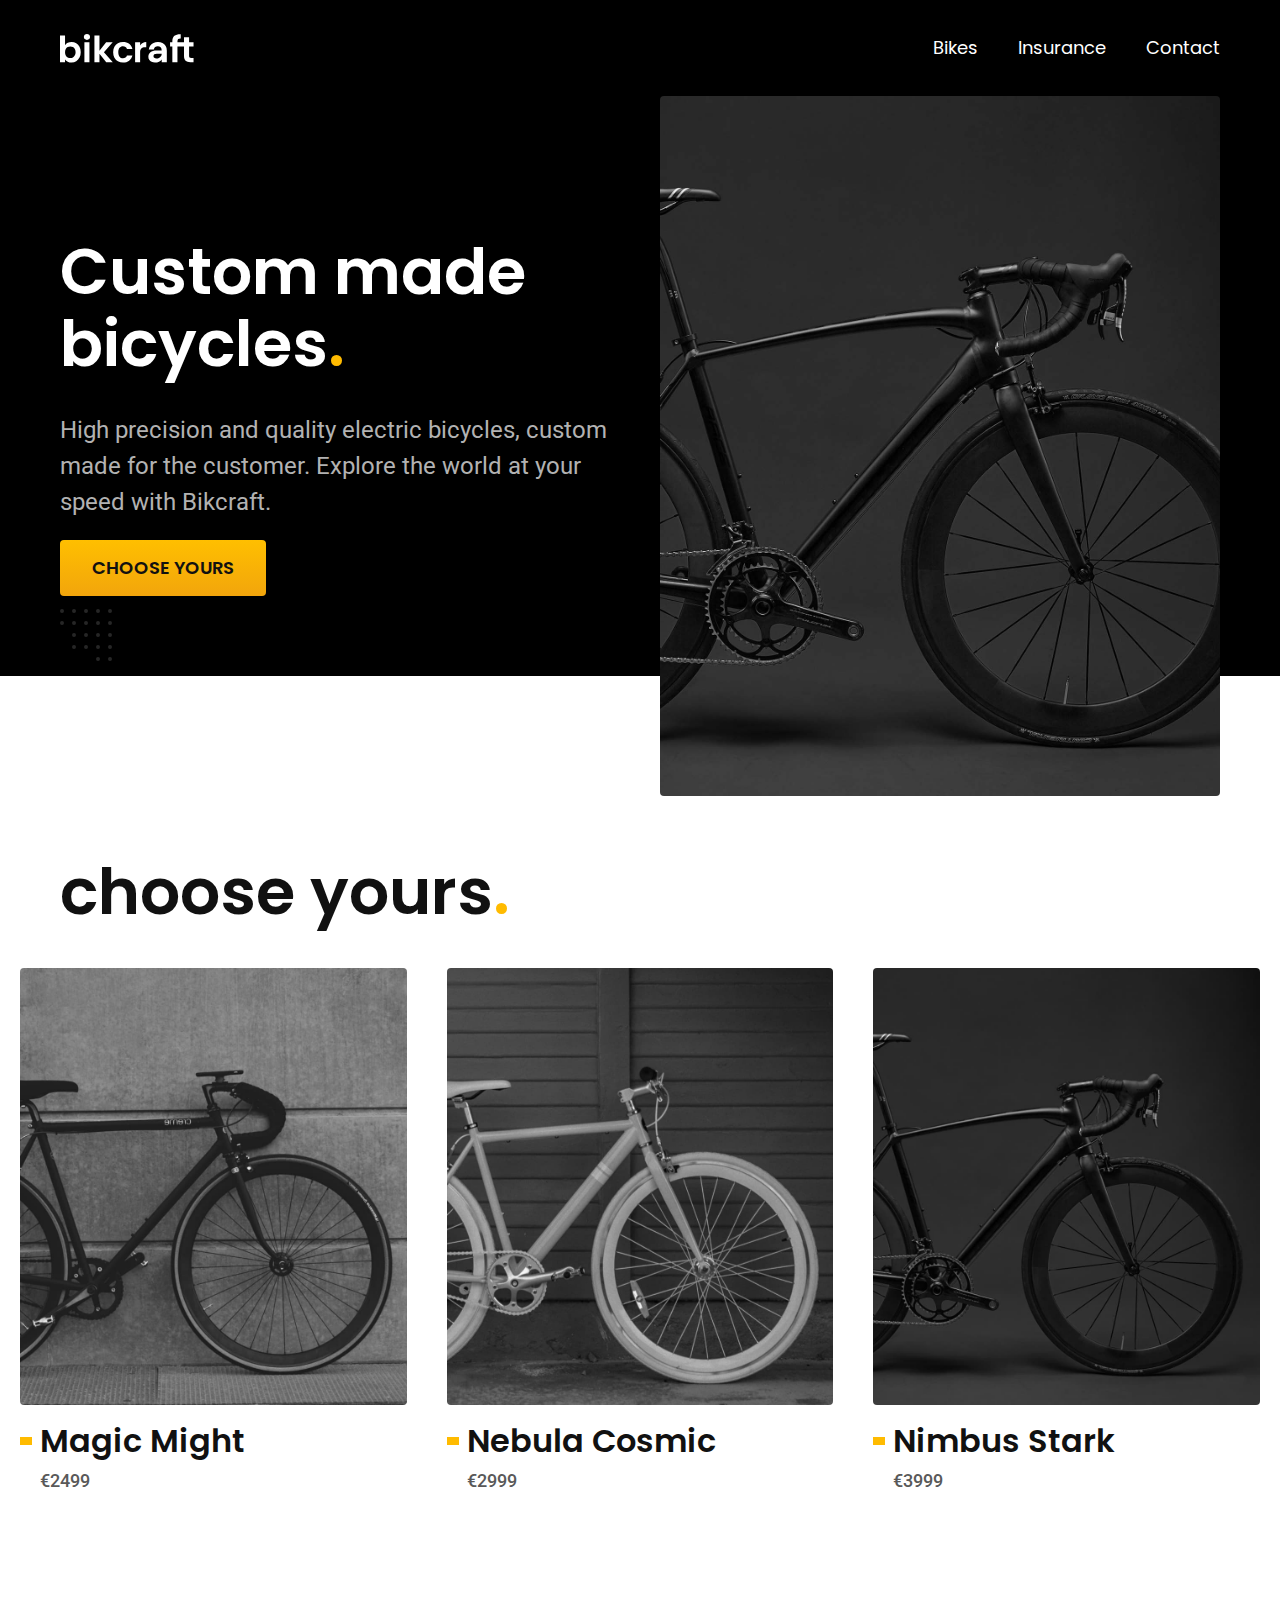
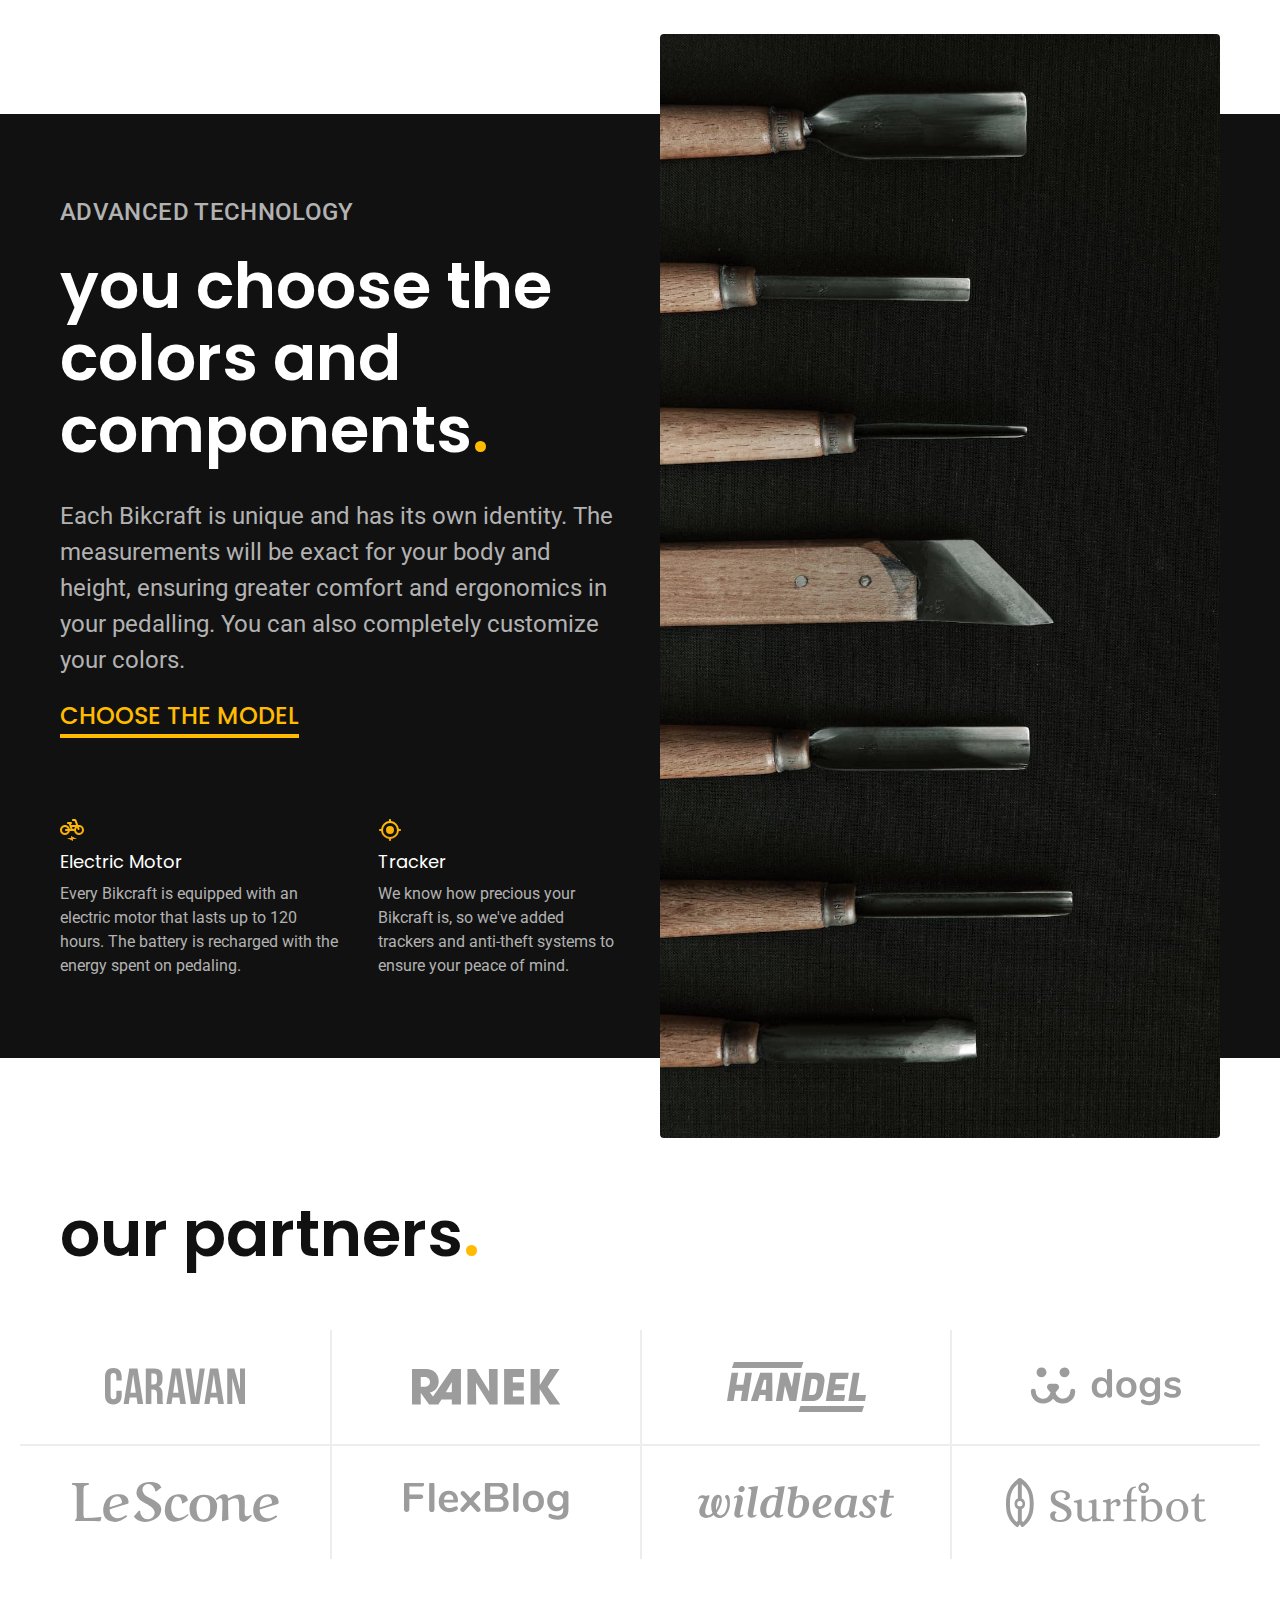
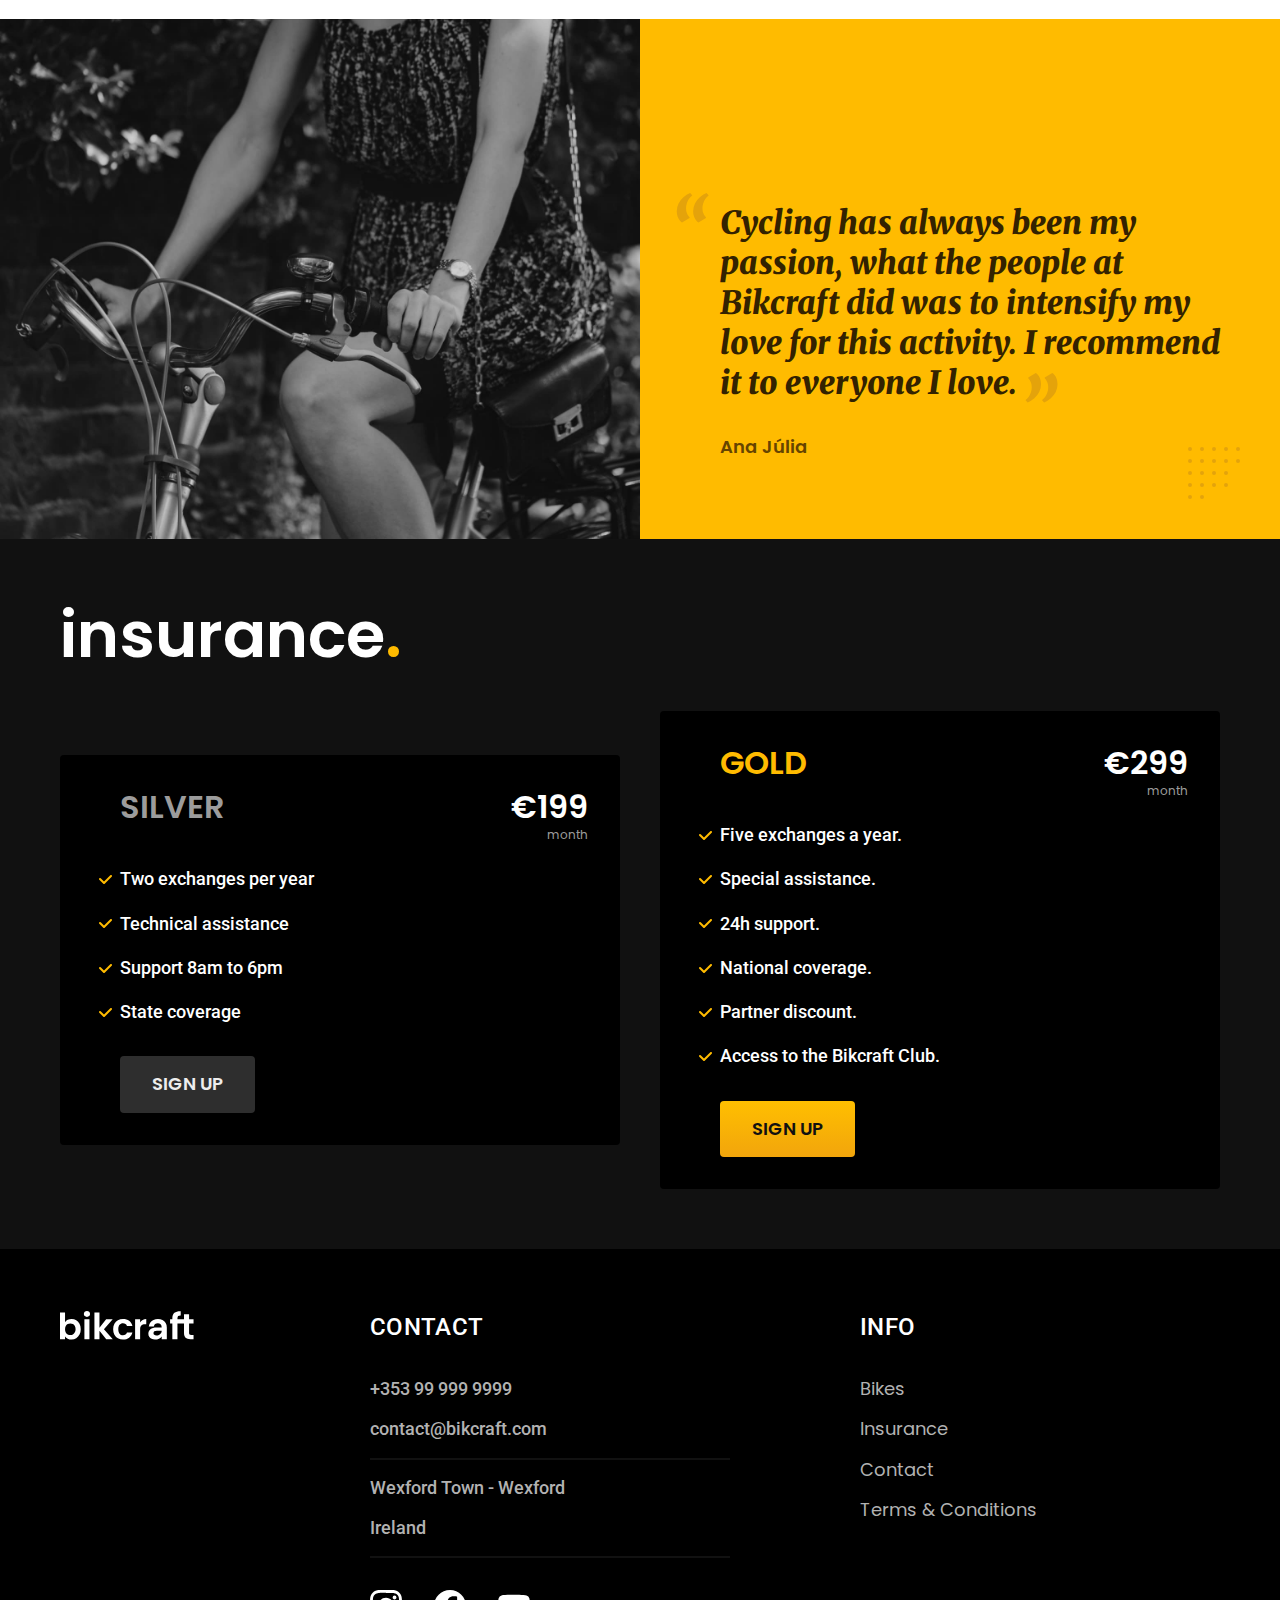
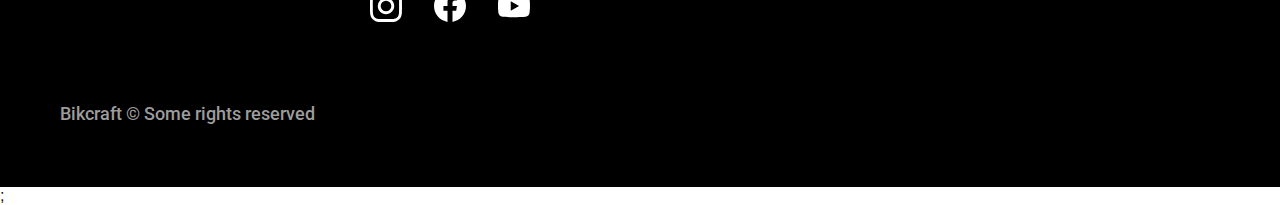
<file: index.html>
<!DOCTYPE html>
<html lang="en">

<head>
  <meta charset="UTF-8">
  <meta http-equiv="X-UA-Compatible" content="IE=edge">
  <meta name="viewport" content="width=device-width, initial-scale=1.0">
  <meta name="description" content="High precision and quality electric bicycles, custom made for the customer. Explore the world at your speed with Bikcraft.">

  <title>Bikcraft - Electric Bikes</title>

  <link rel="icon" href="./favicon.svg" type="image/svg+xml">
  <link rel="preload" href="./css/style.min.css" as="style">
  <link rel="stylesheet" href="./css/style.min.css">

  <script>document.documentElement.classList.add('js')</script>

</head>

<body>

  <!-------------------- HEADER -------------------->

  <header class=" header-bg">
    <div class="header container">
      <a href="./">
        <img src="./img/bikcraft.svg" width="136" height="32" alt="Bikcraft">
      </a>

      <nav aria-label="primary">
        <ul class="header-menu font-1-m color-0">
          <li><a href="./bikes.html">Bikes</a></li>
          <li><a href="./insurance.html">Insurance</a></li>
          <li><a href="./contact.html">Contact</a></li>
        </ul>
      </nav>
    </div>
  </header>

  <!-------------------- INTRO -------------------->

  <main class="intro-bg">
    <div class="intro container">
      <div class="intro-content">
        <h1 class="font-1-xxl color-0 fadeInDown" data-anime="200">Custom made bicycles<span class="color-p1">.</span></h1>
        <p class="font-2-l color-5 fadeInDown" data-anime="400">High precision and quality electric bicycles, custom made for the customer. Explore the world at your speed with Bikcraft.</p>
        <a href="./bikes.html" class="button fadeInDown" data-anime="600">Choose yours</a>
      </div>
      <picture data-anime="800" class="fadeInRight">
        <source media="(max-width: 800px)" srcset="./img/bicicletas/nimbus.jpg">
        <img src="./img/fotos/introducao.jpg" width="1280" height="1600" alt="Black Electric Bicycles">
      </picture>
    </div>
  </main>

  <!-------------------- BIKES LIST -------------------->

  <article class="bikes-list">
    <h2 class="font-1-xxl container">choose yours<span class="color-p1">.</span></h2>
    <ul>
      <li>
        <a href="./bikes/magic.html">
          <img src="./img/bicicletas/magic-home.jpg" width="920" height="1040" alt="Black bike">
          <h3 class="font-1-xl">Magic Might</h3>
          <span class="font-2-m color-8">€2499</span>
        </a>
      </li>
      <li>
        <a href="./bikes/nebula.html">
          <img src="./img/bicicletas/nebula-home.jpg" width="920" height="1040" alt="Black bike">
          <h3 class="font-1-xl">Nebula Cosmic</h3>
          <span class="font-2-m color-8">€2999</span>
        </a>
      </li>
      <li>
        <a href="./bikes/nimbus.html">
          <img src="./img/bicicletas/nimbus-home.jpg" width="920" height="1040" alt="Black bike">
          <h3 class="font-1-xl">Nimbus Stark</h3>
          <span class="font-2-m color-8">€3999</span>
        </a>
      </li>
    </ul>
  </article>

  <!-------------------- TECHNOLOGIES -------------------->

  <article class="technology-bg">
    <div class="technology container">
      <div class="technology-content">
        <span class="font-2-l-b color-5">Advanced technology</span>
        <h2 class="font-1-xxl color-0">you choose the colors and components<span class="color-p1">.</span></h2>
        <p class="font-2-l color-5">Each Bikcraft is unique and has its own identity. The measurements will be exact for your body and height, ensuring greater comfort and ergonomics in your pedalling. You can also completely customize your colors.</p>
        <a class="link" href="./bikes.html">Choose the model</a>
        <div class="technology-benefit">
          <div>
            <img src="./img/icones/eletrica.svg" width="24" height="24" alt="">
            <h3 class="font-1-m color-0">Electric Motor</h3>
            <p class="font-2-s color-5">Every Bikcraft is equipped with an electric motor that lasts up to 120 hours. The battery is recharged with the energy spent on pedaling.</p>
          </div>
          <div>
            <img src="./img/icones/rastreador.svg" width="24" height="24" alt="">
            <h3 class="font-1-m color-0">Tracker</h3>
            <p class="font-2-s color-5">We know how precious your Bikcraft is, so we've added trackers and anti-theft systems to ensure your peace of mind.</p>
          </div>
        </div>
      </div>
      <div class="technology-img">
        <img src="./img/fotos/tecnologia.jpg" width="1200" height="1920" alt="">
      </div>
    </div>
  </article>

  <!-------------------- PARTNERS -------------------->

  <section class="partners" aria-label="our partners">
    <h2 class="container font-1-xxl">our partners<span class="color-p1">.</span></h2>

    <ul>
      <li><img src="./img/parceiros/caravan.svg" width="140" height="38" alt="caravan"></li>
      <li><img src="./img/parceiros/ranek.svg" width="149" height="36" alt="ranek"></li>
      <li><img src="./img/parceiros/handel.svg" width="139" height="50" alt="handel"></li>
      <li><img src="./img/parceiros/dogs.svg" width="152" height="39" alt="dogs"></li>
      <li><img src="./img/parceiros/lescone.svg" width="208" height="41" alt="lescone"></li>
      <li><img src="./img/parceiros/flexblog.svg" width="165" height="38" alt="flexblog"></li>
      <li><img src="./img/parceiros/wildbeast.svg" width="196" height="34" alt="wildbeast"></li>
      <li><img src="./img/parceiros/surfbot.svg" width="200" height="49" alt="surf"></li>
    </ul>
  </section>

  <!-------------------- TESTIMONY -------------------->

  <section class="testimony" aria-label="Testimony">
    <div>
      <img src="./img/fotos/depoimento.jpg" width="1560" height="1360" alt="Person riding a Bikcraft bicycle">
    </div>
    <div class="testimony-content">
      <blockquote class="font-1-xl color-p5">
        <p>Cycling has always been my passion, what the people at Bikcraft did was to intensify my love for this activity. I recommend it to everyone I love.</p>
      </blockquote>
      <span class="font-1-m-b color-p4">Ana Júlia</span>
    </div>
  </section>

  <!-------------------- INSURANCE -------------------->

  <article class="insurance-bg">
    <div class="insurance container">
      <h2 class="font-1-xxl color-0">insurance<span class="color-p1">.</span></h2>
      <div class="insurance-item">
        <h3 class="font-1-xl color-6">SILVER</h3>
        <span class="font-1-xl color-0">€199 <span class="font-1-xs color-6">month</span></span>
        <ul class="font-2-m color-0">
          <li>Two exchanges per year</li>
          <li>Technical assistance</li>
          <li>Support 8am to 6pm</li>
          <li>State coverage</li>
        </ul>
        <a class="button secondary" href="./budget.html">Sign up</a>
      </div>

      <div class="insurance-item">
        <h3 class="font-1-xl color-p1">GOLD</h3>
        <span class="font-1-xl color-0">€299 <span class="font-1-xs color-6">month</span></span>
        <ul class="font-2-m color-0">
          <li>Five exchanges a year.</li>
          <li>Special assistance.</li>
          <li>24h support.</li>
          <li>National coverage.</li>
          <li>Partner discount.</li>
          <li>Access to the Bikcraft Club.</li>
        </ul>
        <a class="button" href="./budget.html">Sign up</a>
      </div>
    </div>
  </article>

  <!-------------------- FOOTER -------------------->

  <footer class="footer-bg">
    <div class="footer container">
      <img src="./img/bikcraft.svg" width="136" height="32" alt="">
      <div class="footer-contact">
        <h3 class="font-2-l-b color-0">Contact</h3>
        <ul class="font-2-m color-5">
          <li><a href="tel:+353999999999">+353 99 999 9999</a></li>
          <li><a href="mailto:contact@bikcraft.com">contact@bikcraft.com</a></li>
          <li>Wexford Town - Wexford</li>
          <li>Ireland</li>
        </ul>
        <div class="footer-social">
          <a href="./">
            <img src="./img/redes/instagram.svg" width="32" height="32" alt="Instagram">
          </a>
          <a href="./">
            <img src="./img/redes/facebook.svg" width="32" height="32" alt="Facebook">
          </a>
          <a href="./">
            <img src="./img/redes/youtube.svg" width="32" height="32" alt="Youtube">
          </a>
        </div>
      </div>
      <div class="footer-info">
        <h3 class="font-2-l-b color-0">Info</h3>
        <nav>
          <ul class="font-1-m color-5">
            <li><a href="./bikes.html">Bikes</a></li>
            <li><a href="./insurance.html">Insurance</a></li>
            <li><a href="./contact.html">Contact</a></li>
            <li><a href="./terms.html">Terms & Conditions</a></li>
          </ul>
        </nav>
      </div>
      <p class="footer-copy font-2-m color-6">Bikcraft © Some rights reserved</p>
    </div>
  </footer>

  <script src="./js/plugins/simple-anime.js"></script>;
  <script src="./js/script.js"></script>
</body>

</html>
</file>
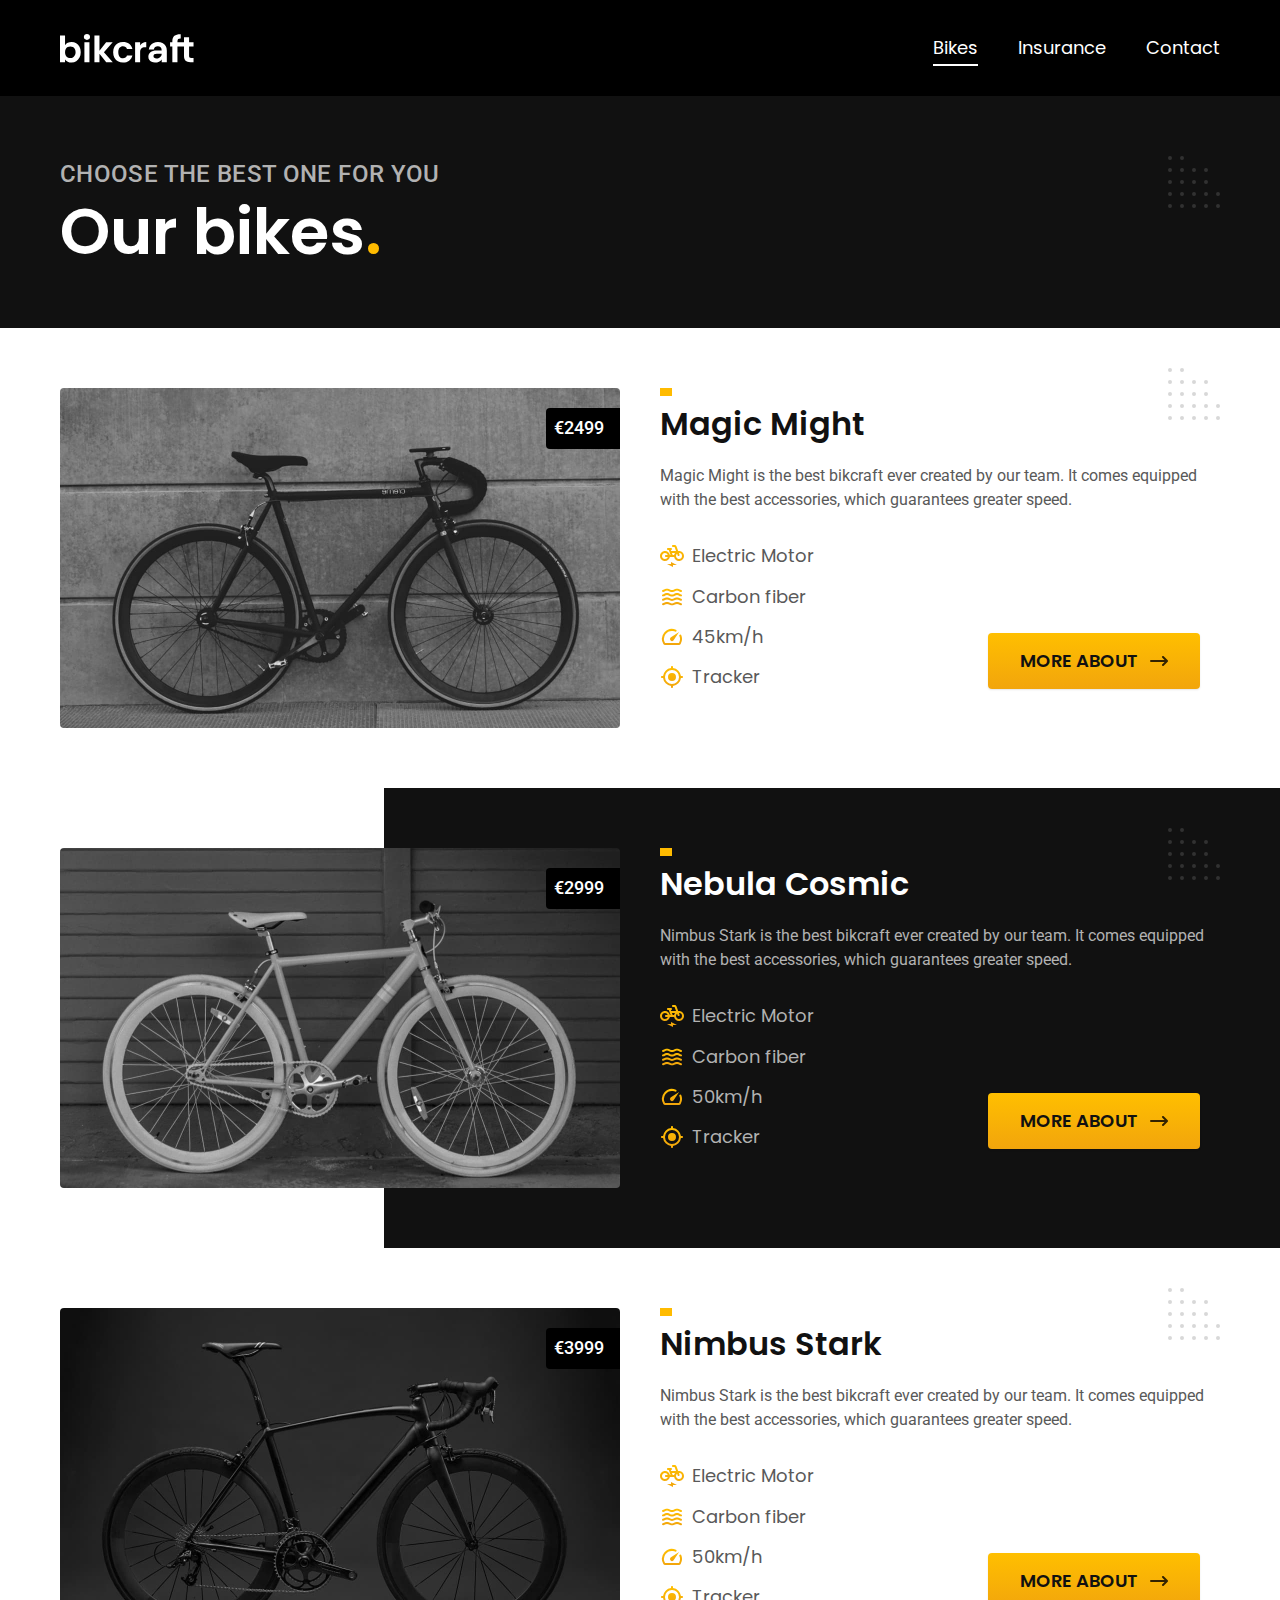
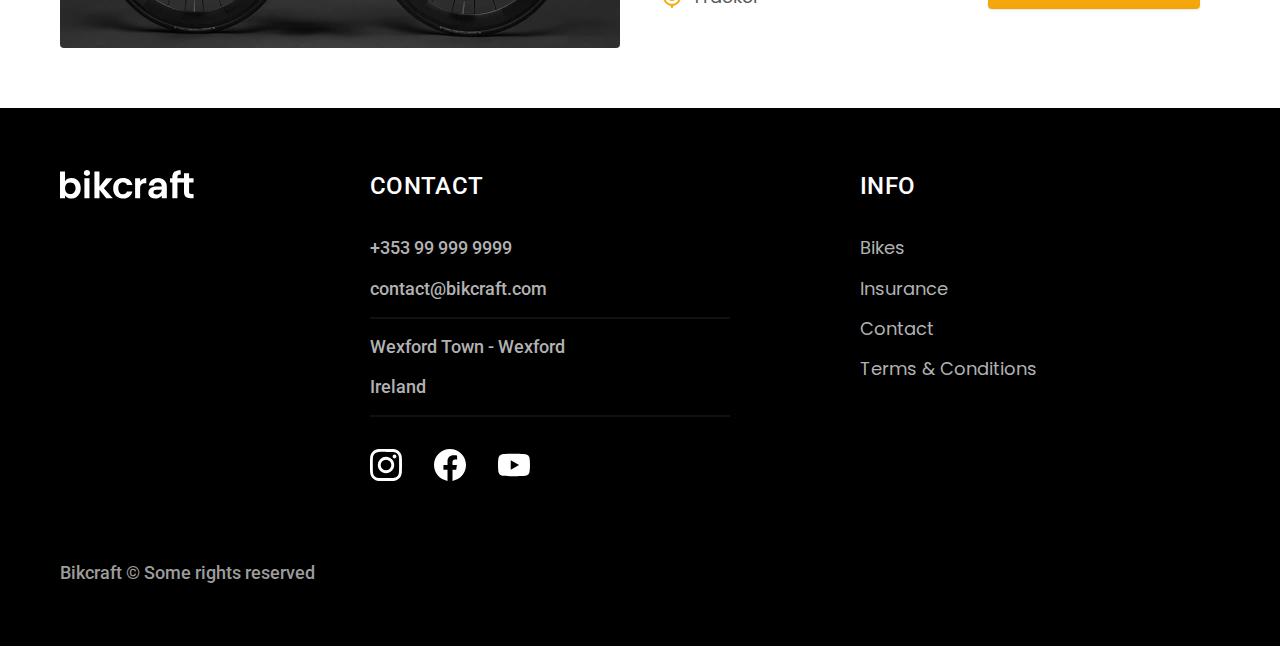
<file: bikes.html>
<!DOCTYPE html>
<html lang="en">

<head>
  <meta charset="UTF-8">
  <meta http-equiv="X-UA-Compatible" content="IE=edge">
  <meta name="viewport" content="width=device-width, initial-scale=1.0">
  <meta name="description" content="Terms & Conditions">

  <title>Bikes | Bikcraft</title>

  <link rel="icon" href="./favicon.svg" type="image/svg+xml">
  <link rel="preload" href="./css/style.min.css" as="style">
  <link rel="stylesheet" href="./css/style.min.css">

  <script>document.documentElement.classList.add('js')</script>

</head>

<body id="bikes">

  <!-------------------- HEADER -------------------->

  <header class="header-bg">
    <div class="header container">
      <a href="./">
        <img src="./img/bikcraft.svg" alt="Bikcraft">
      </a>

      <nav aria-label="primary">
        <ul class="header-menu font-1-m color-0">
          <li><a href="./bikes.html">Bikes</a></li>
          <li><a href="./insurance.html">Insurance</a></li>
          <li><a href="./contact.html">Contact</a></li>
        </ul>
      </nav>
    </div>
  </header>

  <!-------------------- BIKES -------------------->

  <main>
    <div class="title-bg">
      <div class="title container">
        <p class="font-2-l-b color-5">Choose the best one for you</p>
        <h1 class="font-1-xxl color-0">Our bikes<span class="color-p1">.</span></h1>
      </div>
    </div>

    <div class="bikes container">
      <div class="bikes-img">
        <img src="./img/bicicletas/magic.jpg" alt="Black bike">
        <span class="font-2-m color-0">€2499</span>
      </div>
      <div class="bikes-content">
        <h2 class="font-1-xl">Magic Might</h2>
        <p class="font-2-s color-8">Magic Might is the best bikcraft ever created by our team. It comes equipped with the best accessories, which guarantees greater speed.</p>
        <ul class="font-1-m color-8">
          <li>
            <img src="./img/icones/eletrica.svg" alt="">
            Electric Motor
          </li>
          <li>
            <img src="./img/icones/carbono.svg" alt="">
            Carbon fiber
          </li>
          <li>
            <img src="./img/icones/velocidade.svg" alt="">
            45km/h
          </li>
          <li>
            <img src="./img/icones/rastreador.svg" alt="">
            Tracker
          </li>
        </ul>
        <a class="button arrow" href="./bikes/magic.html">More about</a>
      </div>
    </div>

    <div class="bikes-bg">
      <div class="bikes container">
        <div class="bikes-img">
          <img src="./img/bicicletas/nebula.jpg" alt="Black bike">
          <span class="font-2-m color-0">€2999</span>
        </div>
        <div class="bikes-content">
          <h2 class="font-1-xl color-0">Nebula Cosmic</h2>
          <p class="font-2-s color-5">Nimbus Stark is the best bikcraft ever created by our team. It comes equipped with the best accessories, which guarantees greater speed.</p>
          <ul class="font-1-m color-5">
            <li>
              <img src="./img/icones/eletrica.svg" alt="">
              Electric Motor
            </li>
            <li>
              <img src="./img/icones/carbono.svg" alt="">
              Carbon fiber
            </li>
            <li>
              <img src="./img/icones/velocidade.svg" alt="">
              50km/h
            </li>
            <li>
              <img src="./img/icones/rastreador.svg" alt="">
              Tracker
            </li>
          </ul>
          <a class="button arrow" href="./bikes/nebula.html">More about</a>
        </div>
      </div>
    </div>


    <div class="bikes container">
      <div class="bikes-img">
        <img src="./img/bicicletas/nimbus.jpg" alt="Black bike">
        <span class="font-2-m color-0">€3999</span>
      </div>
      <div class="bikes-content">
        <h2 class="font-1-xl">Nimbus Stark</h2>
        <p class="font-2-s color-8">Nimbus Stark is the best bikcraft ever created by our team. It comes equipped with the best accessories, which guarantees greater speed.</p>
        <ul class="font-1-m color-8">
          <li>
            <img src="./img/icones/eletrica.svg" alt="">
            Electric Motor
          </li>
          <li>
            <img src="./img/icones/carbono.svg" alt="">
            Carbon fiber
          </li>
          <li>
            <img src="./img/icones/velocidade.svg" alt="">
            50km/h
          </li>
          <li>
            <img src="./img/icones/rastreador.svg" alt="">
            Tracker
          </li>
        </ul>
        <a class="button arrow" href="./bikes/nimbus.html">More about</a>
      </div>
    </div>
  </main>


  <!-------------------- FOOTER -------------------->

  <footer class="footer-bg">
    <div class="footer container">
      <img src="./img/bikcraft.svg" alt="">
      <div class="footer-contact">
        <h3 class="font-2-l-b color-0">Contact</h3>
        <ul class="font-2-m color-5">
          <li><a href="tel:+353999999999">+353 99 999 9999</a></li>
          <li><a href="mailto:contact@bikcraft.com">contact@bikcraft.com</a></li>
          <li>Wexford Town - Wexford</li>
          <li>Ireland</li>
        </ul>
        <div class="footer-social">
          <a href="./">
            <img src="./img/redes/instagram.svg" alt="Instagram">
          </a>
          <a href="./">
            <img src="./img/redes/facebook.svg" alt="Facebook">
          </a>
          <a href="./">
            <img src="./img/redes/youtube.svg" alt="Youtube">
          </a>
        </div>
      </div>
      <div class="footer-info">
        <h3 class="font-2-l-b color-0">Info</h3>
        <nav>
          <ul class="font-1-m color-5">
            <li><a href="./bikes.html">Bikes</a></li>
            <li><a href="./insurance.html">Insurance</a></li>
            <li><a href="./contact.html">Contact</a></li>
            <li><a href="./terms.html">Terms & Conditions</a></li>
          </ul>
        </nav>
      </div>
      <p class="footer-copy font-2-m color-6">Bikcraft © Some rights reserved</p>
    </div>
  </footer>

  <script src="./js/script.js"></script>
</body>

</html>
</file>
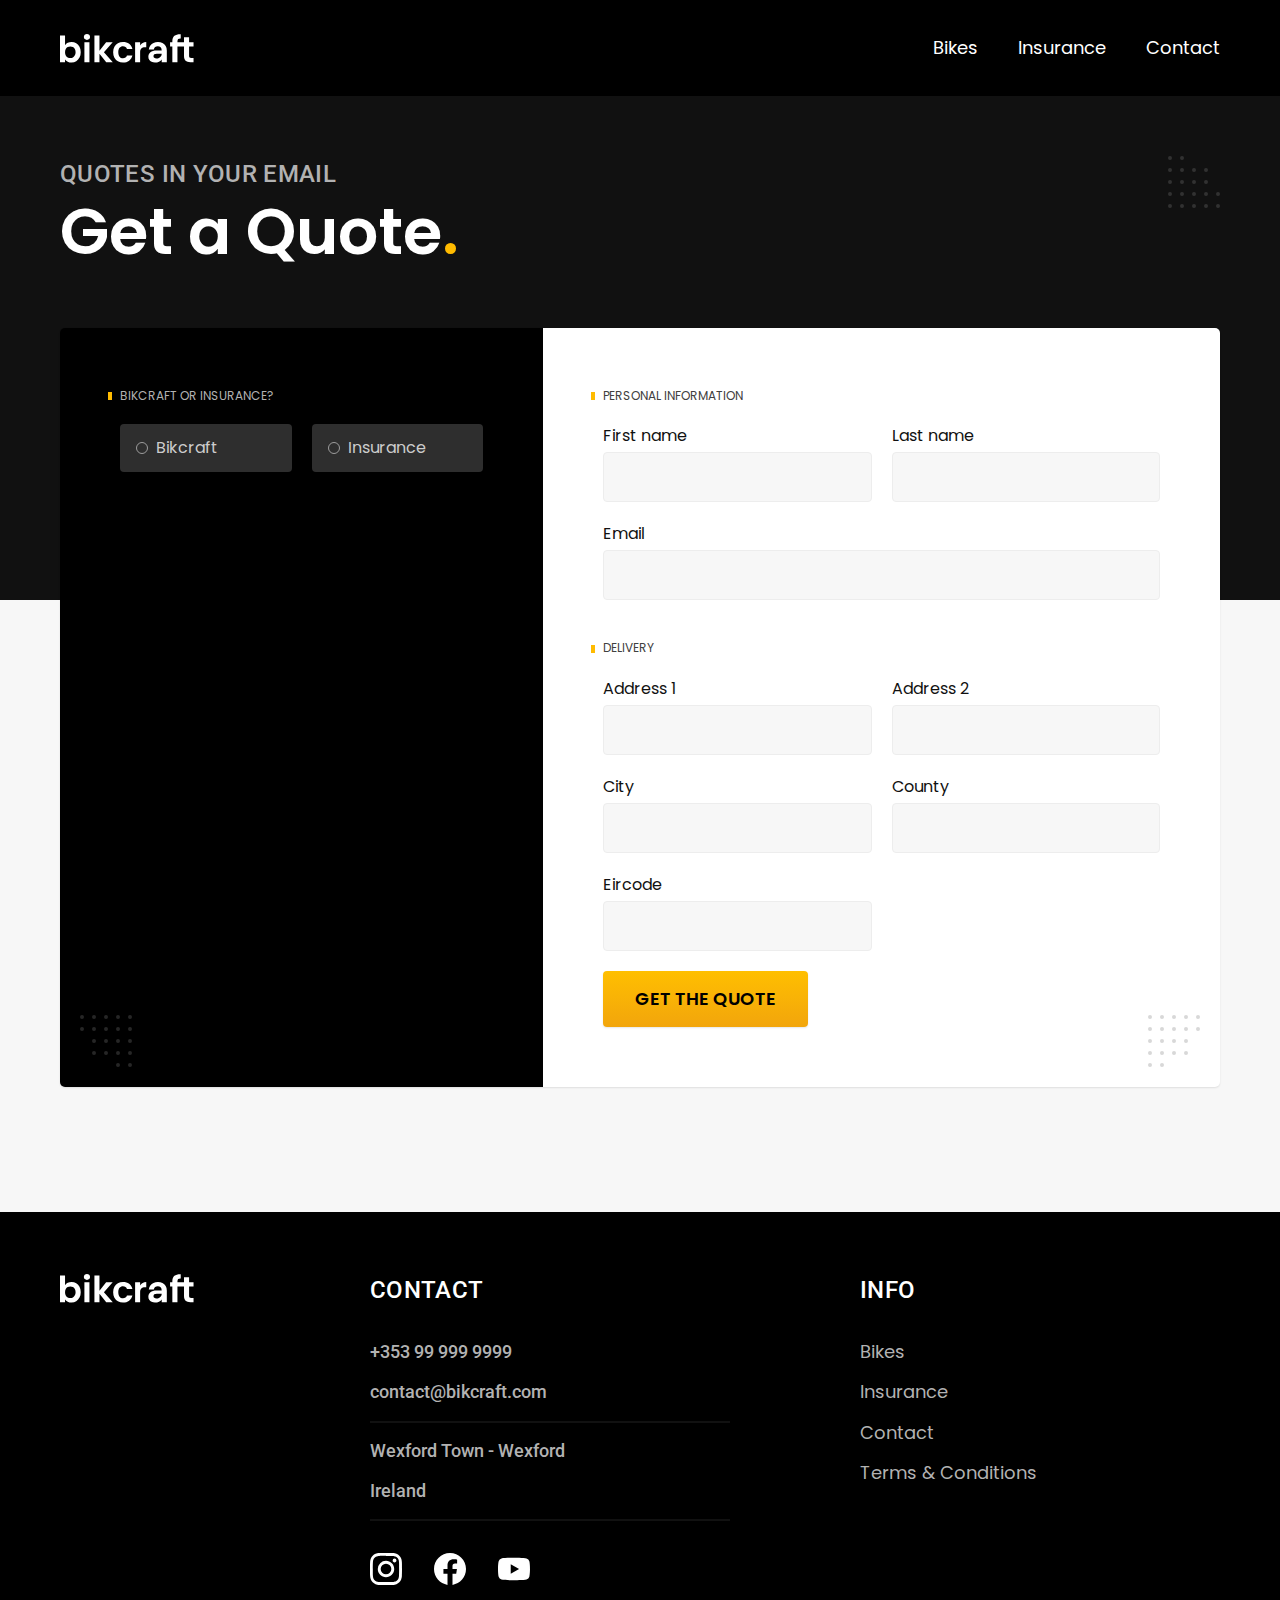
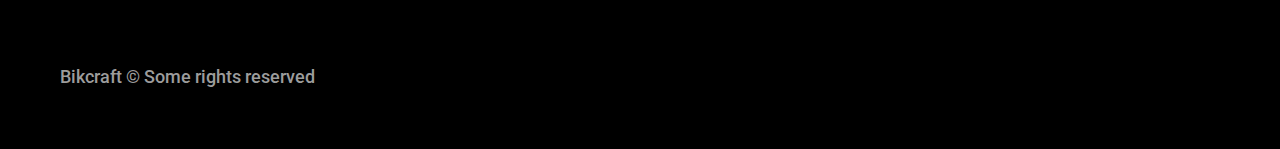
<file: budget.html>
<!DOCTYPE html>
<html lang="en">

<head>
  <meta charset="UTF-8">
  <meta http-equiv="X-UA-Compatible" content="IE=edge">
  <meta name="viewport" content="width=device-width, initial-scale=1.0">
  <meta name="description" content="Quote">

  <title>Quote | Bikcraft</title>

  <link rel="icon" href="./favicon.svg" type="image/svg+xml">
  <link rel="preload" href="./css/style.min.css" as="style">
  <link rel="stylesheet" href="./css/style.min.css">

  <script>document.documentElement.classList.add('js')</script>

</head>

<body id="budget">

  <!-------------------- HEADER -------------------->

  <header class="header-bg">
    <div class="header container">
      <a href="./">
        <img src="./img/bikcraft.svg" alt="Bikcraft">
      </a>

      <!-------------------- NAV-BAR -------------------->

      <nav aria-label="primary">
        <ul class="header-menu font-1-m color-0">
          <li><a href="./bikes.html">Bikes</a></li>
          <li><a href="./insurance.html">Insurance</a></li>
          <li><a href="./contact.html">Contact</a></li>
        </ul>
      </nav>
    </div>
  </header>

  <!-------------------- QUOTES -------------------->

  <main>
    <div class="title-bg">
      <div class="title container">
        <p class="font-2-l-b color-5">Quotes in your email</p>
        <h1 class="font-1-xxl color-0">Get a Quote<span class="color-p1">.</span></h1>
      </div>
    </div>

    <!-------------------- PRODUCT -------------------->

    <form class="budget container" action="./">
      <div class="budget-product">
        <h2 class="font-1-xs color-5">Bikcraft or Insurance?</h2>

        <input type="radio" name="type" value="bikcraft" id="bikcraft">
        <label for="bikcraft">Bikcraft</label>

        <input type="radio" name="type" value="insurance" id="insurance">
        <label for="insurance">Insurance</label>

        <!-------------------- BUDGET BIKE -------------------->

        <div class="budget-content" id="budget-bikcraft">
          <h2 class="font-1-xs color-5">Choose yours</h2>

          <input type="radio" name="product" value="nimbus" id="nimbus">
          <label for="nimbus">Nimbus Stark <span>€3999</span></label>
          <div class="budget-details">
            <ul class="font-1-xs color-8">
              <li><img src="./img/icones/eletrica.svg" alt="">Electric Motor</li>
              <li><img src="./img/icones/carbono.svg" alt="">Carbon Fiber</li>
              <li><img src="./img/icones/velocidade.svg" alt="">50 km/h</li>
              <li><img src="./img/icones/rastreador.svg" alt="">Tracker</li>
            </ul>
            <img src="./img/bicicletas/nimbus.jpg" alt="Black bike">
          </div>

          <input type="radio" name="product" value="magic" id="magic">
          <label for="magic">Magic Might <span>€2999</span></label>
          <div class="budget-details">
            <ul class="font-1-xs color-8">
              <li><img src="./img/icones/eletrica.svg" alt="">Electric Motor</li>
              <li><img src="./img/icones/carbono.svg" alt="">Carbon Fiber</li>
              <li><img src="./img/icones/velocidade.svg" alt="">45 km/h</li>
              <li><img src="./img/icones/rastreador.svg" alt="">Tracker</li>
            </ul>
            <img src="./img/bicicletas/magic.jpg" alt="Black bike">
          </div>

          <input type="radio" name="product" value="nebula" id="nebula">
          <label for="nebula">Nebula Cosmic <span>€2499</span></label>
          <div class="budget-details">
            <ul class="font-1-xs color-8">
              <li><img src="./img/icones/eletrica.svg" alt="">Electric Motor</li>
              <li><img src="./img/icones/carbono.svg" alt="">Carbon Fiber</li>
              <li><img src="./img/icones/velocidade.svg" alt="">45 km/h</li>
              <li><img src="./img/icones/rastreador.svg" alt="">Tracker</li>
            </ul>
            <img src="./img/bicicletas/nebula.jpg" alt="White bike">
          </div>
        </div>

        <!-------------------- BUDGET INSURANCE -------------------->

        <div class="budget-content" id="budget-insurance">
          <h2 class="font-1-xs color-5">Choose the insurance</h2>
          <input type="radio" name="product" value="silver" id="silver">
          <label for="silver">Silver<span>€199</span></label>
          <input type="radio" name="product" value="gold" id="gold">
          <label for="gold">Gold<span>€299</span></label>
        </div>
      </div>

      <!-------------------- PERSONAL INFO -------------------->

      <div class="budget-data form">
        <h2 class="font-1-xs color-9 col-2">Personal Information</h2>
        <div>
          <label for="firstname">First name</label>
          <input type="text" id="firstname" name="firstname">
        </div>
        <div>
          <label for="lastname">Last name</label>
          <input type="text" id="lastname" name="lastname">
        </div>
        <div class="col-2">
          <label for="email">Email</label>
          <input type="email" id="email" name="email">
        </div>

        <!-------------------- DELIVERY -------------------->

        <h2 class="font-1-xs color-9 col-2">Delivery</h2>
        <div>
          <label for="address1">Address 1</label>
          <input type="text" id="address1" name="address1">
        </div>
        <div>
          <label for="address2">Address 2</label>
          <input type="text" id="address2" name="address2">
        </div>
        <div>
          <label for="city">City</label>
          <input type="text" id="city" name="city">
        </div>
        <div>
          <label for="county">County</label>
          <input type="text" id="county" name="county">
        </div>
        <div>
          <label for="eircode">Eircode</label>
          <input type="text" id="eircode" name="eircode">
        </div>
        <button class="button col-2">Get the Quote</button>
      </div>
    </form>
  </main>


  <!-------------------- FOOTER -------------------->

  <footer class="footer-bg">
    <div class="footer container">
      <img src="./img/bikcraft.svg" alt="">
      <div class="footer-contact">
        <h3 class="font-2-l-b color-0">Contact</h3>
        <ul class="font-2-m color-5">
          <li><a href="tel:+353999999999">+353 99 999 9999</a></li>
          <li><a href="mailto:contact@bikcraft.com">contact@bikcraft.com</a></li>
          <li>Wexford Town - Wexford</li>
          <li>Ireland</li>
        </ul>
        <div class="footer-social">
          <a href="./">
            <img src="./img/redes/instagram.svg" alt="Instagram">
          </a>
          <a href="./">
            <img src="./img/redes/facebook.svg" alt="Facebook">
          </a>
          <a href="./">
            <img src="./img/redes/youtube.svg" alt="Youtube">
          </a>
        </div>
      </div>
      <div class="footer-info">
        <h3 class="font-2-l-b color-0">Info</h3>
        <nav>
          <ul class="font-1-m color-5">
            <li><a href="./bikes.html">Bikes</a></li>
            <li><a href="./insurance.html">Insurance</a></li>
            <li><a href="./contact.html">Contact</a></li>
            <li><a href="./terms.html">Terms & Conditions</a></li>
          </ul>
        </nav>
      </div>
      <p class="footer-copy font-2-m color-6">Bikcraft © Some rights reserved</p>
    </div>
  </footer>

  <script src="./js/script.js"></script>
</body>

</html>
</file>
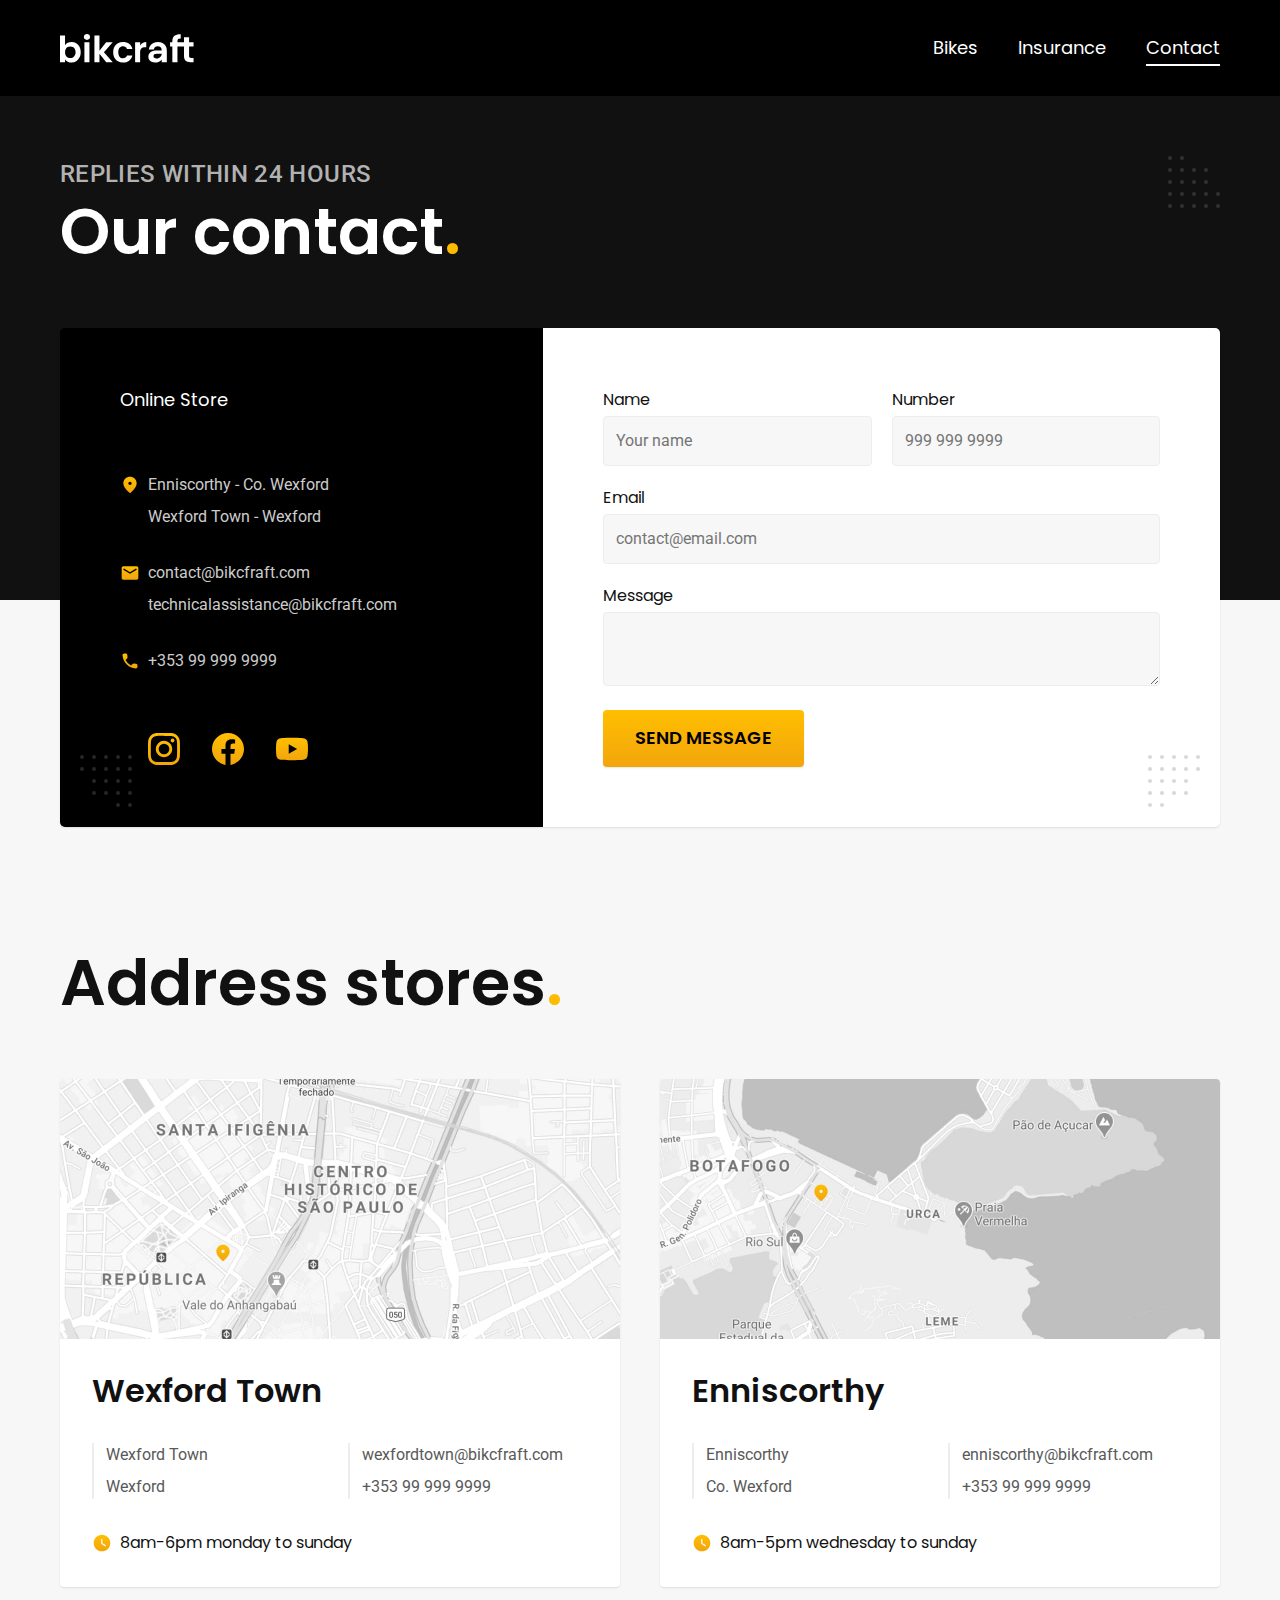
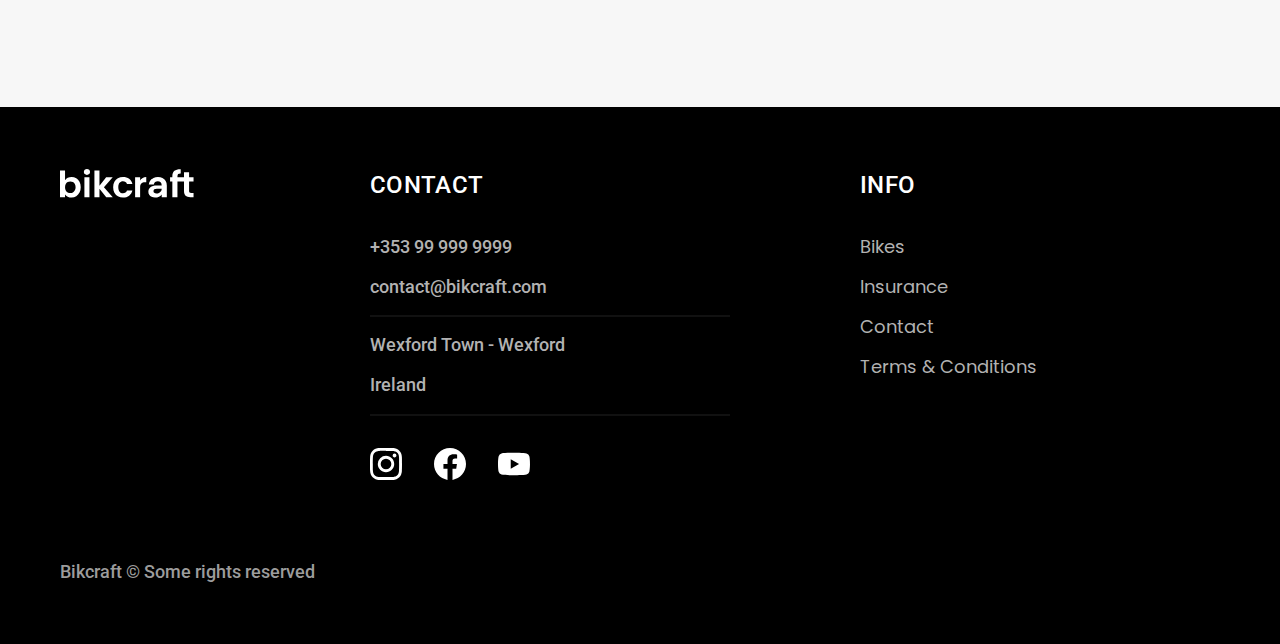
<file: contact.html>
<!DOCTYPE html>
<html lang="en">

<head>
  <meta charset="UTF-8">
  <meta http-equiv="X-UA-Compatible" content="IE=edge">
  <meta name="viewport" content="width=device-width, initial-scale=1.0">
  <meta name="description" content="Terms & Conditions">

  <title>Contact | Bikcraft</title>

  <link rel="icon" href="./favicon.svg" type="image/svg+xml">
  <link rel="preload" href="./css/style.min.css" as="style">
  <link rel="stylesheet" href="./css/style.min.css">

  <script>document.documentElement.classList.add('js')</script>

</head>

<body id="contact">

  <!-------------------- HEADER -------------------->

  <header class="header-bg">
    <div class="header container">
      <a href="./">
        <img src="./img/bikcraft.svg" alt="Bikcraft">
      </a>

      <nav aria-label="primary">
        <ul class="header-menu font-1-m color-0">
          <li><a href="./bikes.html">Bikes</a></li>
          <li><a href="./insurance.html">Insurance</a></li>
          <li><a href="./contact.html">Contact</a></li>
        </ul>
      </nav>
    </div>
  </header>

  <!-------------------- TERMS -------------------->

  <main>
    <div class="title-bg">
      <div class="title container">
        <p class="font-2-l-b color-5">Replies within 24 hours</p>
        <h1 class="font-1-xxl color-0">Our contact<span class="color-p1">.</span></h1>
      </div>
    </div>

    <!-------------------- CONTACT -------------------->

    <div class="contact container">
      <section class="contact-data" aria-label="Address">
        <h2 class="font-1-m color-0">Online Store</h2>
        <div class="contact-address font-2-s color-4">
          <p>Enniscorthy - Co. Wexford</p>
          <p>Wexford Town - Wexford</p>
        </div>
        <address class="contact-ways font-2-s color-4">
          <a href="mailto:contact@bikcfraft.com">contact@bikcfraft.com</a>
          <a href="mailto:technicalassistance@bikcfraft.com">technicalassistance@bikcfraft.com</a>
          <a href="tel:+353999999999">+353 99 999 9999</a>
        </address>
        <div class="contact-social">
          <a href="./">
            <img src="./img/redes/instagram-p.svg" alt="Instagram">
          </a>
          <a href="./">
            <img src="./img/redes/facebook-p.svg" alt="Facebook">
          </a>
          <a href="./">
            <img src="./img/redes/youtube-p.svg" alt="Youtube">
          </a>
        </div>
      </section>

      <!-------------------- FORM -------------------->

      <section class="contact-form" aria-label="form">
        <form class="form" action="./contact.html">
          <div>
            <label for="name">Name</label>
            <input type="text" id="name" name="name" placeholder="Your name">
          </div>
          <div>
            <label for="number">Number</label>
            <input type="text" id="number" name="number" placeholder="999 999 9999">
          </div>
          <div class="col-2">
            <label for="email">Email</label>
            <input type="email" id="email" name="email" placeholder="contact@email.com">
          </div>
          <div class="col-2">
            <label for="message">Message</label>
            <textarea type="5" id="message" name="message"></textarea>
          </div>
          <button class="button col-2">Send message</button>
        </form>
      </section>
    </div>
  </main>

  <!-------------------- STORES -------------------->

  <article class="stores container">
    <h2 class="font-1-xxl">Address stores<span class="color-p1">.</span></h2>
    <div class="stores-item">
      <img src="./img/lojas/sp.jpg" alt="map marking the address in Wexford Town">
      <div class="stores-content">
        <h3 class="font-1-xl">Wexford Town</h3>
        <div class="stores-data font-2-s color-8">
          <p>Wexford Town</p>
          <p>Wexford</p>
        </div>
        <div class="stores-data font-2-s color-8">
          <a href="mailto:wexfordtown@bikcfraft.com">wexfordtown@bikcfraft.com</a>
          <a href="tel:+353999999999">+353 99 999 9999</a>
        </div>
        <p class="stores-time font-1-s"><img src='./img/icones/horario.svg' alt="">8am-6pm monday to sunday</p>
      </div>
    </div>
    <div class="stores-item">
      <img src="./img/lojas/rj.jpg" alt="map marking the address in Enniscorthy - Ireland">
      <div class="stores-content">
        <h3 class="font-1-xl">Enniscorthy</h3>
        <div class="stores-data font-2-s color-8">
          <p>Enniscorthy</p>
          <p>Co. Wexford</p>
        </div>
        <div class="stores-data font-2-s color-8">
          <a href="mailto:enniscorthy@bikcfraft.com">enniscorthy@bikcfraft.com</a>
          <a href="tel:+353999999999">+353 99 999 9999</a>
        </div>
        <p class="stores-time font-1-s"><img src='./img/icones/horario.svg' alt="">8am-5pm wednesday to sunday</p>
      </div>
    </div>
  </article>

  <!-------------------- FOOTER -------------------->

  <footer class="footer-bg">
    <div class="footer container">
      <img src="./img/bikcraft.svg" alt="">
      <div class="footer-contact">
        <h3 class="font-2-l-b color-0">Contact</h3>
        <ul class="font-2-m color-5">
          <li><a href="tel:+353999999999">+353 99 999 9999</a></li>
          <li><a href="mailto:contact@bikcraft.com">contact@bikcraft.com</a></li>
          <li>Wexford Town - Wexford</li>
          <li>Ireland</li>
        </ul>
        <div class="footer-social">
          <a href="./">
            <img src="./img/redes/instagram.svg" alt="Instagram">
          </a>
          <a href="./">
            <img src="./img/redes/facebook.svg" alt="Facebook">
          </a>
          <a href="./">
            <img src="./img/redes/youtube.svg" alt="Youtube">
          </a>
        </div>
      </div>
      <div class="footer-info">
        <h3 class="font-2-l-b color-0">Info</h3>
        <nav>
          <ul class="font-1-m color-5">
            <li><a href="./bikes.html">Bikes</a></li>
            <li><a href="./insurance.html">Insurance</a></li>
            <li><a href="./contact.html">Contact</a></li>
            <li><a href="./terms.html">Terms & Conditions</a></li>
          </ul>
        </nav>
      </div>
      <p class="footer-copy font-2-m color-6">Bikcraft © Some rights reserved</p>
    </div>
  </footer>

  <script src="./js/script.js"></script>
</body>

</html>
</file>
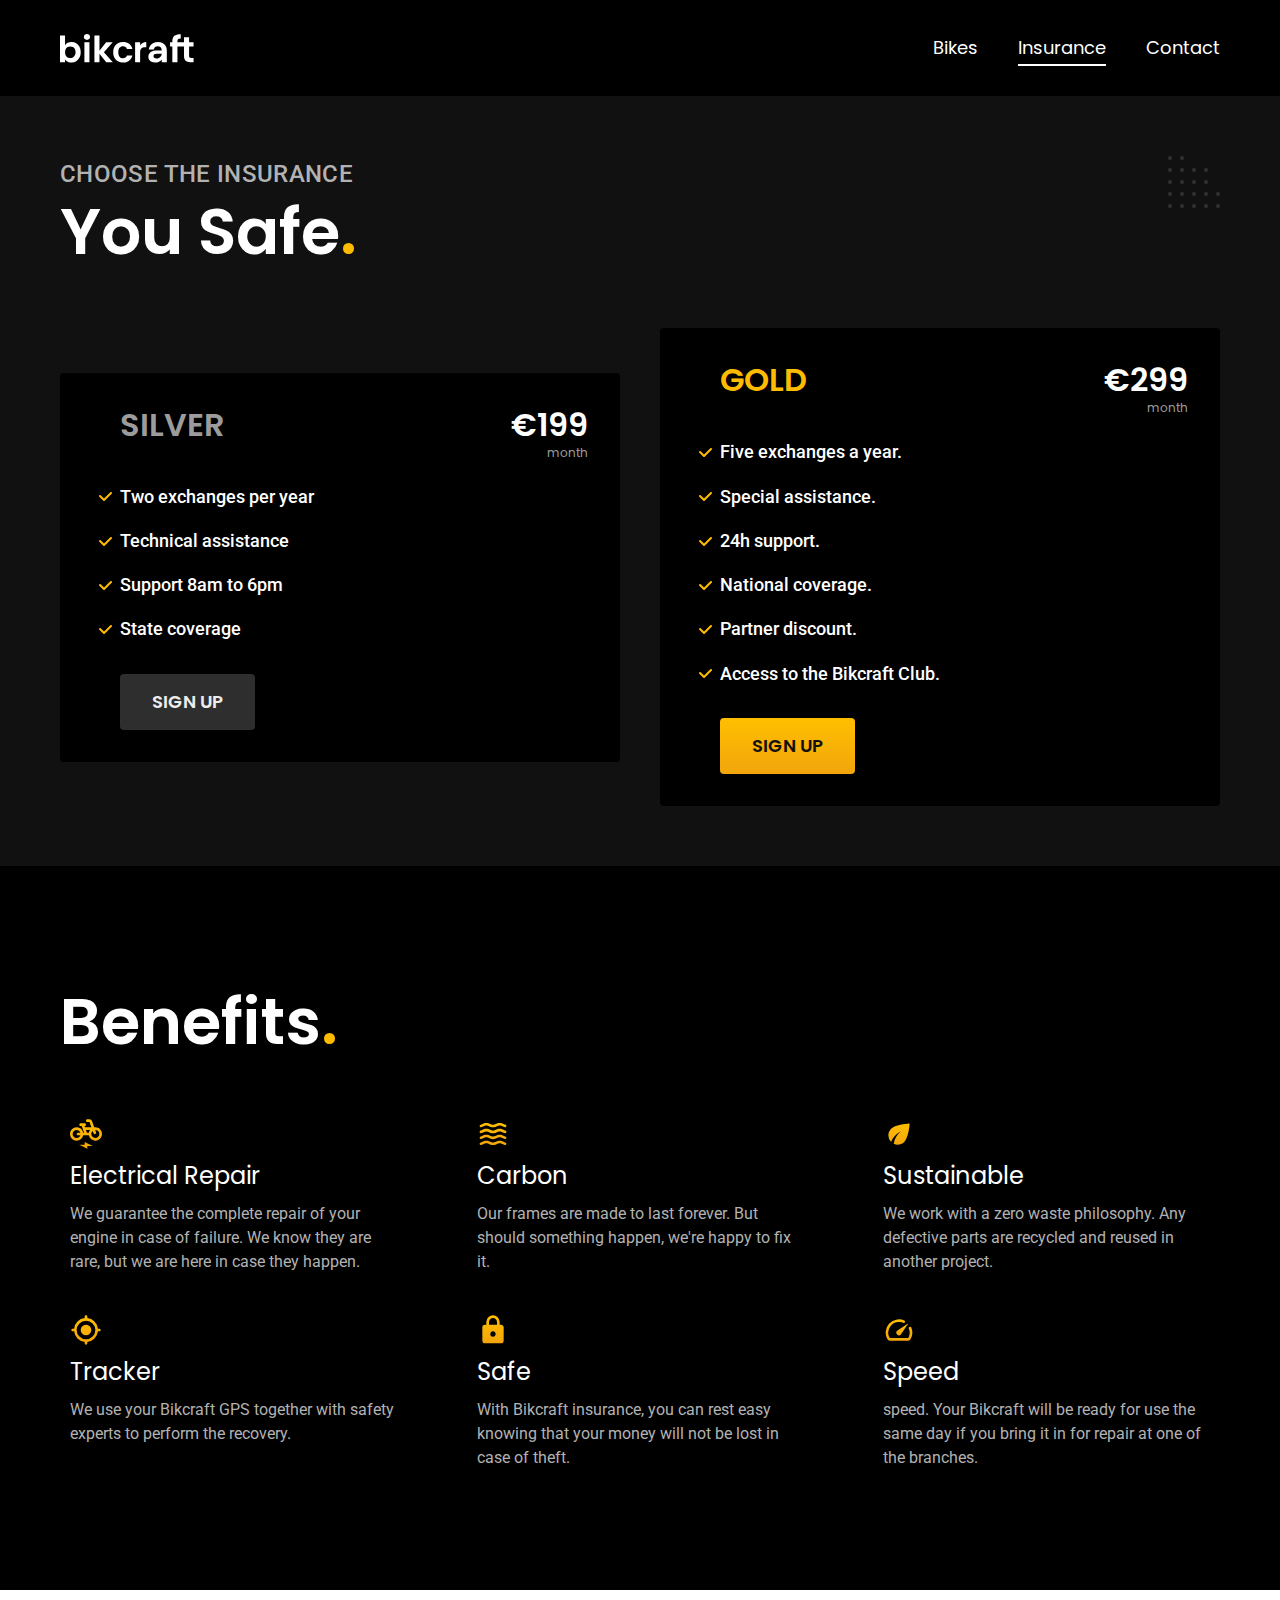
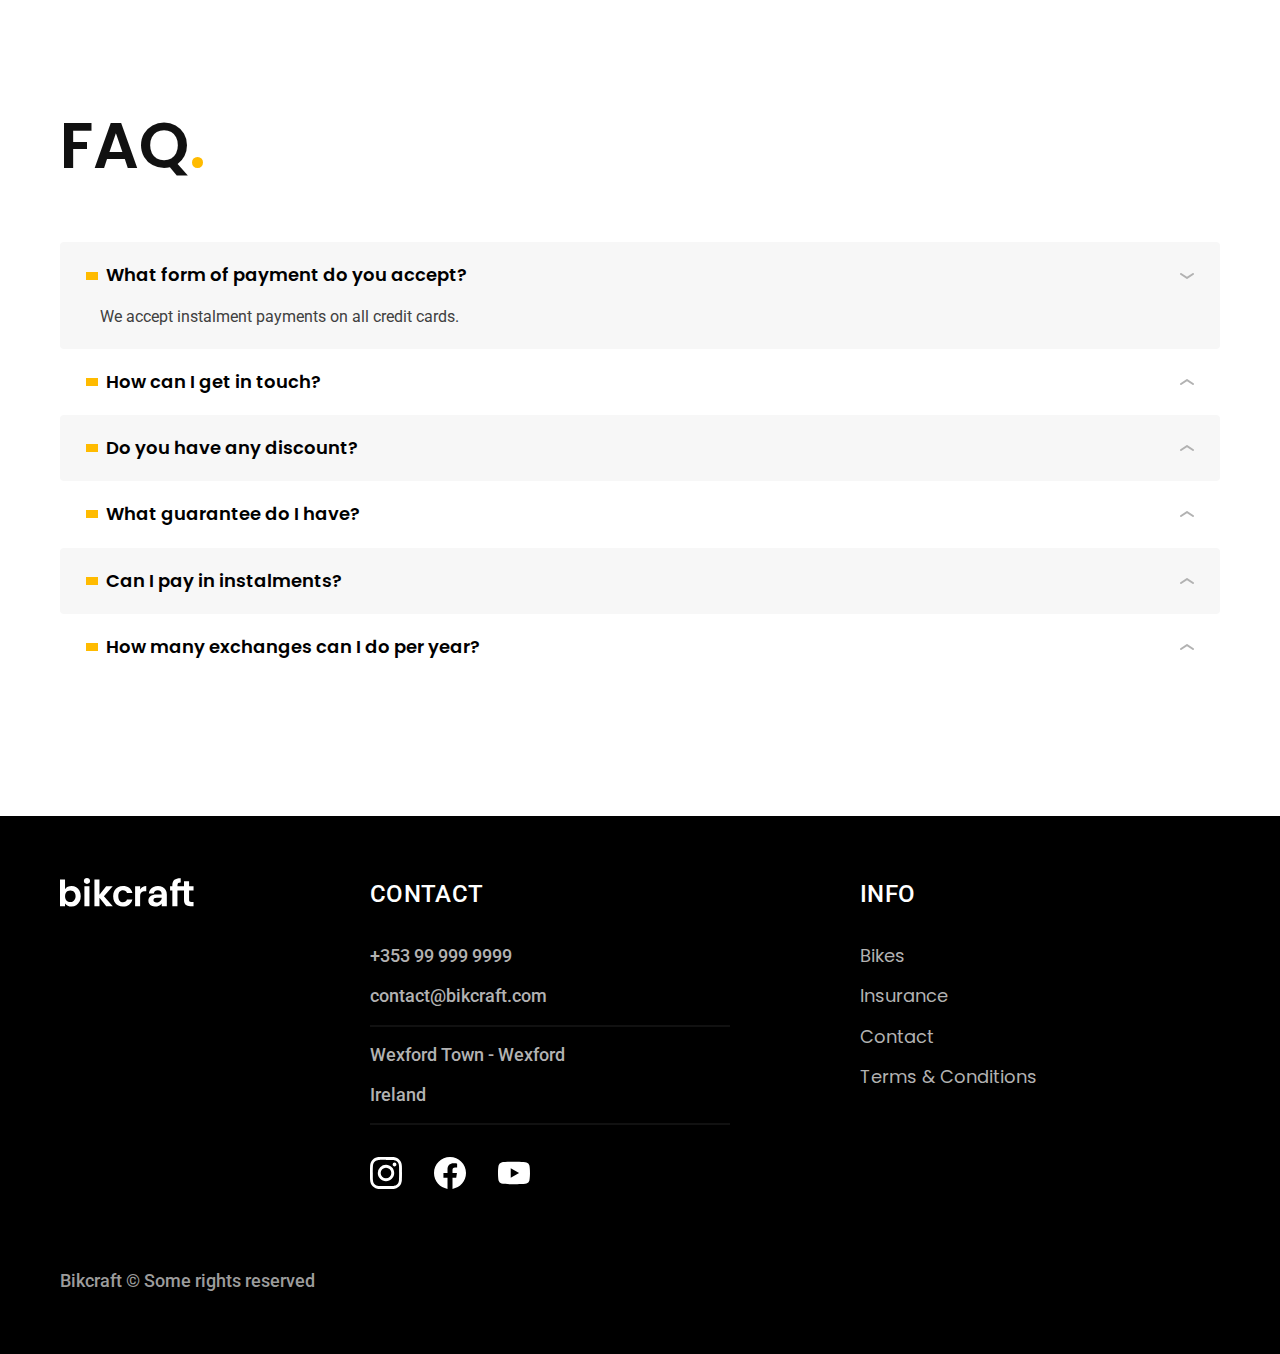
<file: insurance.html>
<!DOCTYPE html>
<html lang="en">

<head>
  <meta charset="UTF-8">
  <meta http-equiv="X-UA-Compatible" content="IE=edge">
  <meta name="viewport" content="width=device-width, initial-scale=1.0">
  <meta name="description" content="Terms & Conditions">

  <title>Insurance | Bikcraft</title>

  <link rel="icon" href="./favicon.svg" type="image/svg+xml">
  <link rel="preload" href="./css/style.min.css" as="style">
  <link rel="stylesheet" href="./css/style.min.css">

  <script>document.documentElement.classList.add('js')</script>

</head>

<body id="insurance">

  <!-------------------- HEADER -------------------->

  <header class="header-bg">
    <div class="header container">
      <a href="./">
        <img src="./img/bikcraft.svg" alt="Bikcraft">
      </a>

      <nav aria-label="primary">
        <ul class="header-menu font-1-m color-0">
          <li><a href="./bikes.html">Bikes</a></li>
          <li><a href="./insurance.html">Insurance</a></li>
          <li><a href="./contact.html">Contact</a></li>
        </ul>
      </nav>
    </div>
  </header>

  <!-------------------- INSURANCE -------------------->

  <main class="insurance-bg">
    <div class="title-bg">
      <div class="title container">
        <p class="font-2-l-b color-5">Choose the insurance</p>
        <h1 class="font-1-xxl color-0">You Safe<span class="color-p1">.</span></h1>
      </div>
    </div>


    <div class="insurance container">
      <div class="insurance-item fadeInLeft" data-anime="300">
        <h3 class="font-1-xl color-6">SILVER</h3>
        <span class="font-1-xl color-0">€199 <span class="font-1-xs color-6">month</span></span>
        <ul class="font-2-m color-0">
          <li>Two exchanges per year</li>
          <li>Technical assistance</li>
          <li>Support 8am to 6pm</li>
          <li>State coverage</li>
        </ul>
        <a class="button secondary" href="./budget.html?type=insurance&product=silver">Sign up</a>
      </div>

      <div class="insurance-item fadeInRight" data-anime="600">
        <h3 class="font-1-xl color-p1">GOLD</h3>
        <span class="font-1-xl color-0">€299 <span class="font-1-xs color-6">month</span></span>
        <ul class="font-2-m color-0">
          <li>Five exchanges a year.</li>
          <li>Special assistance.</li>
          <li>24h support.</li>
          <li>National coverage.</li>
          <li>Partner discount.</li>
          <li>Access to the Bikcraft Club.</li>
        </ul>
        <a class="button" href="./budget.html?type=insurance&product=gold">Sign up</a>
      </div>
    </div>
  </main>

  <!-------------------- BENEFITS -------------------->

  <article class="benefits-bg">
    <div class="benefits container">
      <h2 class="font-1-xxl color-0">Benefits<span class="color-p1">.</span></h2>

      <ul>
        <li>
          <img src="./img/icones/eletrica.svg" alt="">
          <h3 class="font-1-l color-0">Electrical Repair</h3>
          <p class="font-2-s color-5">We guarantee the complete repair of your engine in case of failure. We know they are rare, but we are here in case they happen.</p>
        </li>
        <li>
          <img src="./img/icones/carbono.svg" alt="">
          <h3 class="font-1-l color-0">Carbon</h3>
          <p class="font-2-s color-5">Our frames are made to last forever. But should something happen, we're happy to fix it.</p>
        </li>
        <li>
          <img src="./img/icones/sustentavel.svg" alt="">
          <h3 class="font-1-l color-0">Sustainable</h3>
          <p class="font-2-s color-5">We work with a zero waste philosophy. Any defective parts are recycled and reused in another project.</p>
        </li>
        <li>
          <img src="./img/icones/rastreador.svg" alt="">
          <h3 class="font-1-l color-0">Tracker</h3>
          <p class="font-2-s color-5">We use your Bikcraft GPS together with safety experts to perform the recovery.</p>
        </li>
        <li>
          <img src="./img/icones/seguro.svg" alt="">
          <h3 class="font-1-l color-0">Safe</h3>
          <p class="font-2-s color-5">With Bikcraft insurance, you can rest easy knowing that your money will not be lost in case of theft.</p>
        </li>
        <li>
          <img src="./img/icones/velocidade.svg" alt="">
          <h3 class="font-1-l color-0">Speed</h3>
          <p class="font-2-s color-5">speed. Your Bikcraft will be ready for use the same day if you bring it in for repair at one of the branches.</p>
        </li>
      </ul>
    </div>
  </article>

  <!-------------------- FAQ -------------------->

  <article class="questions container">
    <h2 class="font-1-xxl">FAQ<span class="color-p1">.</span></h2>

    <dl>
      <div>
        <dt><button class="font-1-m-b" aria-controls="question1" aria-expanded="true">What form of payment do you accept?</button></dt>
        <dd id="question1" class="font-2-s color-9 active">We accept instalment payments on all credit cards.</dd>
      </div>
      <div>
        <dt><button class="font-1-m-b" aria-controls="question2" aria-expanded="false">How can I get in touch?</button></dt>
        <dd id="question2" class="font-2-s color-9">We accept instalment payments on all credit cards.</dd>
      </div>
      <div>
        <dt><button class="font-1-m-b" aria-controls="question3" aria-expanded="false">Do you have any discount?</button></dt>
        <dd id="question3" class="font-2-s color-9">We accept instalment payments on all credit cards.</dd>
      </div>
      <div>
        <dt><button class="font-1-m-b" aria-controls="question4" aria-expanded="false">What guarantee do I have?</dt>
        <dd id="question4" class="font-2-s color-9">We accept instalment payments on all credit cards.</dd>
      </div>
      <div>
        <dt><button class="font-1-m-b" aria-controls="question5" aria-expanded="false">Can I pay in instalments?</dt>
        <dd id="question5" class="font-2-s color-9">We accept instalment payments on all credit cards.</dd>
      </div>
      <div>
        <dt><button class="font-1-m-b" aria-controls="question6" aria-expanded="false">How many exchanges can I do per year?</dt>
        <dd id="question6" class="font-2-s color-9">We accept instalment payments on all credit cards.</dd>
      </div>

    </dl>
  </article>


  <!-------------------- FOOTER -------------------->

  <footer class="footer-bg">
    <div class="footer container">
      <img src="./img/bikcraft.svg" alt="">
      <div class="footer-contact">
        <h3 class="font-2-l-b color-0">Contact</h3>
        <ul class="font-2-m color-5">
          <li><a href="tel:+353999999999">+353 99 999 9999</a></li>
          <li><a href="mailto:contact@bikcraft.com">contact@bikcraft.com</a></li>
          <li>Wexford Town - Wexford</li>
          <li>Ireland</li>
        </ul>
        <div class="footer-social">
          <a href="./">
            <img src="./img/redes/instagram.svg" alt="Instagram">
          </a>
          <a href="./">
            <img src="./img/redes/facebook.svg" alt="Facebook">
          </a>
          <a href="./">
            <img src="./img/redes/youtube.svg" alt="Youtube">
          </a>
        </div>
      </div>
      <div class="footer-info">
        <h3 class="font-2-l-b color-0">Info</h3>
        <nav>
          <ul class="font-1-m color-5">
            <li><a href="./bikes.html">Bikes</a></li>
            <li><a href="./insurance.html">Insurance</a></li>
            <li><a href="./contact.html">Contact</a></li>
            <li><a href="./terms.html">Terms & Conditions</a></li>
          </ul>
        </nav>
      </div>
      <p class="footer-copy font-2-m color-6">Bikcraft © Some rights reserved</p>
    </div>
  </footer>

  <script src="./js/plugins/simple-anime.js"></script>
  <script src="./js/script.js"></script>
</body>

</html>
</file>
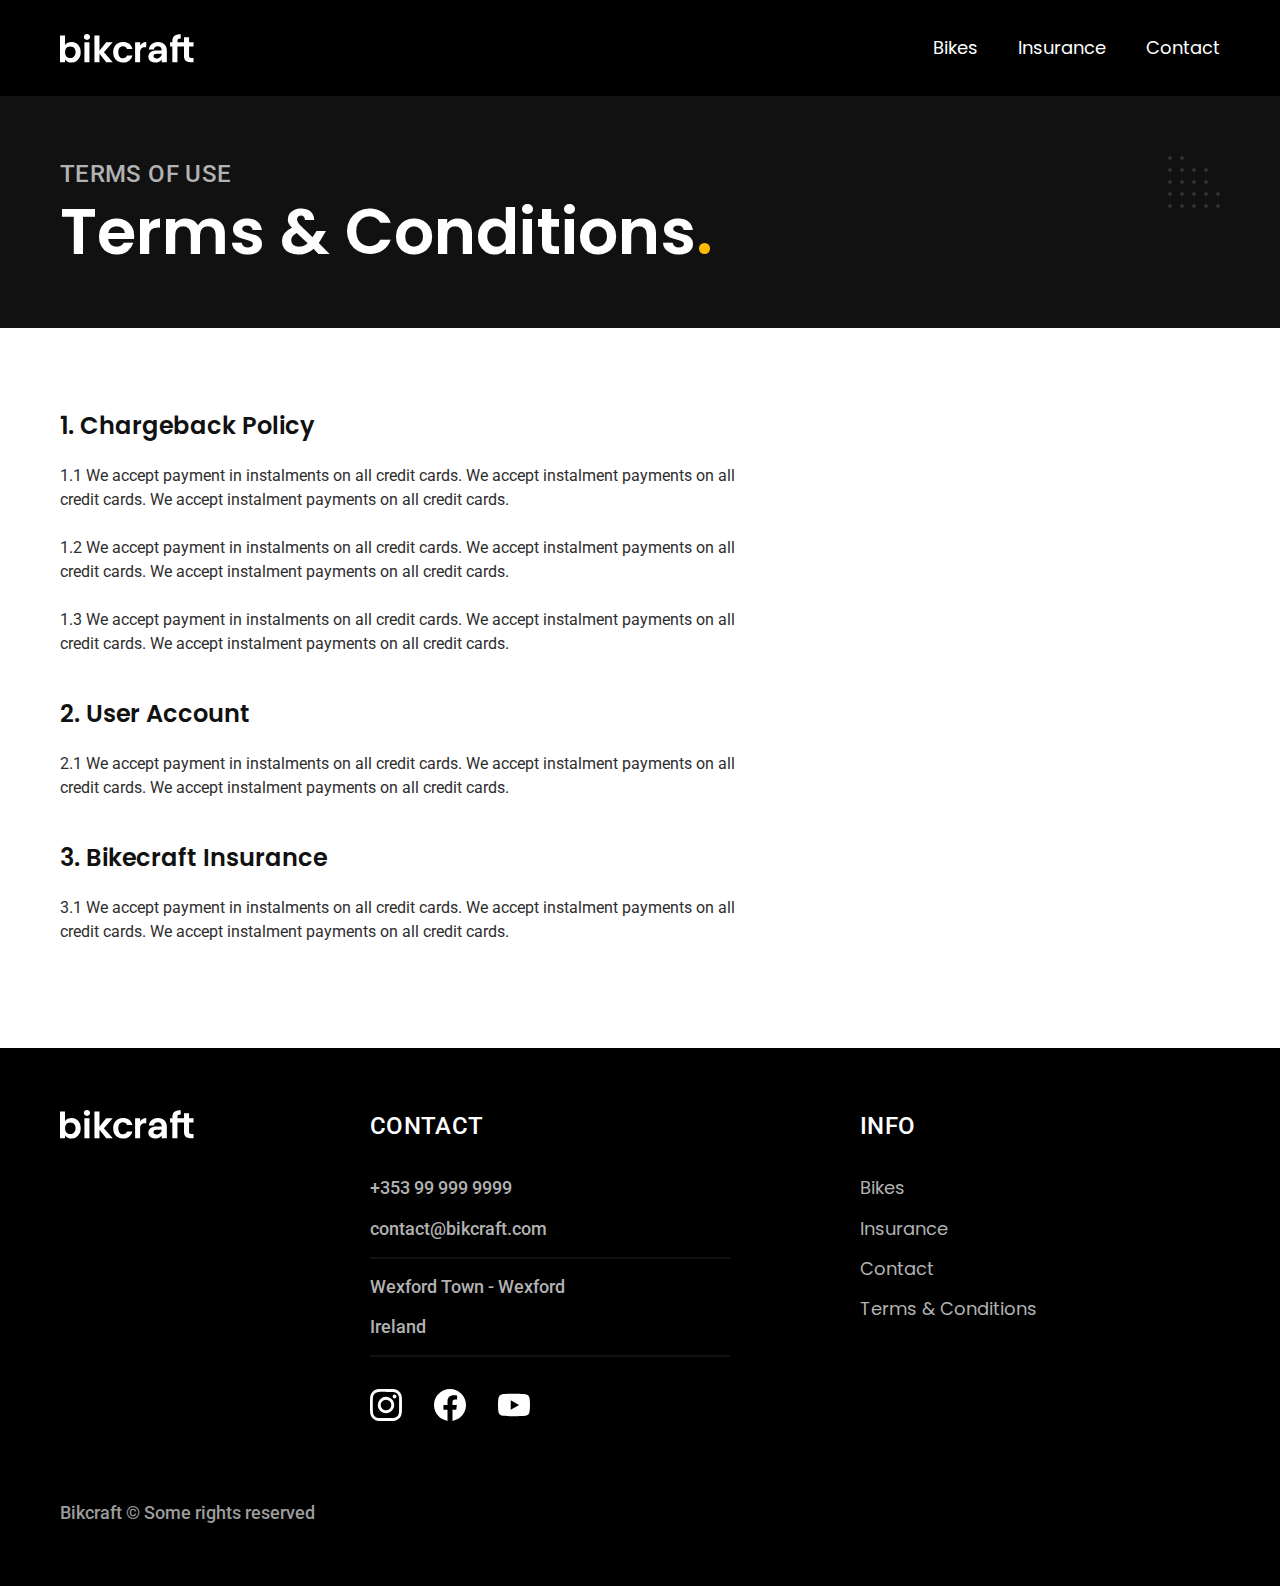
<file: terms.html>
<!DOCTYPE html>
<html lang="en">

<head>
  <meta charset="UTF-8">
  <meta http-equiv="X-UA-Compatible" content="IE=edge">
  <meta name="viewport" content="width=device-width, initial-scale=1.0">
  <meta name="description" content="Terms & Conditions">

  <title>Terms & Conditions | Bikcraft</title>

  <link rel="icon" href="./favicon.svg" type="image/svg+xml">
  <link rel="preload" href="./css/style.min.css" as="style">
  <link rel="stylesheet" href="./css/style.min.css">

  <script>document.documentElement.classList.add('js')</script>

</head>

<body id="terms">

  <!-------------------- HEADER -------------------->

  <header class="header-bg">
    <div class="header container">
      <a href="./">
        <img src="./img/bikcraft.svg" alt="Bikcraft">
      </a>

      <nav aria-label="primary">
        <ul class="header-menu font-1-m color-0">
          <li><a href="./bikes.html">Bikes</a></li>
          <li><a href="./insurance.html">Insurance</a></li>
          <li><a href="./contact.html">Contact</a></li>
        </ul>
      </nav>
    </div>
  </header>

  <!-------------------- TERMS -------------------->

  <main>
    <div class="title-bg">
      <div class="title container">
        <p class="font-2-l-b color-5">Terms of use</p>
        <h1 class="font-1-xxl color-0">Terms & Conditions<span class="color-p1">.</span></h1>
      </div>
    </div>

    <div class="terms font-2-s color-10 container">
      <h2 class="font-1-l color-11">1. Chargeback Policy</h2>
      <p>1.1 We accept payment in instalments on all credit cards. We accept instalment payments on all credit cards. We accept instalment payments on all credit cards.</p>
      <p>1.2 We accept payment in instalments on all credit cards. We accept instalment payments on all credit cards. We accept instalment payments on all credit cards.</p>
      <p>1.3 We accept payment in instalments on all credit cards. We accept instalment payments on all credit cards. We accept instalment payments on all credit cards.</p>

      <h2 class="font-1-l color-11">2. User Account</h2>
      <p>2.1 We accept payment in instalments on all credit cards. We accept instalment payments on all credit cards. We accept instalment payments on all credit cards.</p>

      <h2 class="font-1-l color-11">3. Bikecraft Insurance</h2>
      <p>3.1 We accept payment in instalments on all credit cards. We accept instalment payments on all credit cards. We accept instalment payments on all credit cards.</p>
    </div>
  </main>


  <!-------------------- FOOTER -------------------->

  <footer class="footer-bg">
    <div class="footer container">
      <img src="./img/bikcraft.svg" alt="">
      <div class="footer-contact">
        <h3 class="font-2-l-b color-0">Contact</h3>
        <ul class="font-2-m color-5">
          <li><a href="tel:+353999999999">+353 99 999 9999</a></li>
          <li><a href="mailto:contact@bikcraft.com">contact@bikcraft.com</a></li>
          <li>Wexford Town - Wexford</li>
          <li>Ireland</li>
        </ul>
        <div class="footer-social">
          <a href="./">
            <img src="./img/redes/instagram.svg" alt="Instagram">
          </a>
          <a href="./">
            <img src="./img/redes/facebook.svg" alt="Facebook">
          </a>
          <a href="./">
            <img src="./img/redes/youtube.svg" alt="Youtube">
          </a>
        </div>
      </div>
      <div class="footer-info">
        <h3 class="font-2-l-b color-0">Info</h3>
        <nav>
          <ul class="font-1-m color-5">
            <li><a href="./bikes.html">Bikes</a></li>
            <li><a href="./insurance.html">Insurance</a></li>
            <li><a href="./contact.html">Contact</a></li>
            <li><a href="./terms.html">Terms & Conditions</a></li>
          </ul>
        </nav>
      </div>
      <p class="footer-copy font-2-m color-6">Bikcraft © Some rights reserved</p>
    </div>
  </footer>

  <script src="./js/script.js"></script>
</body>

</html>
</file>
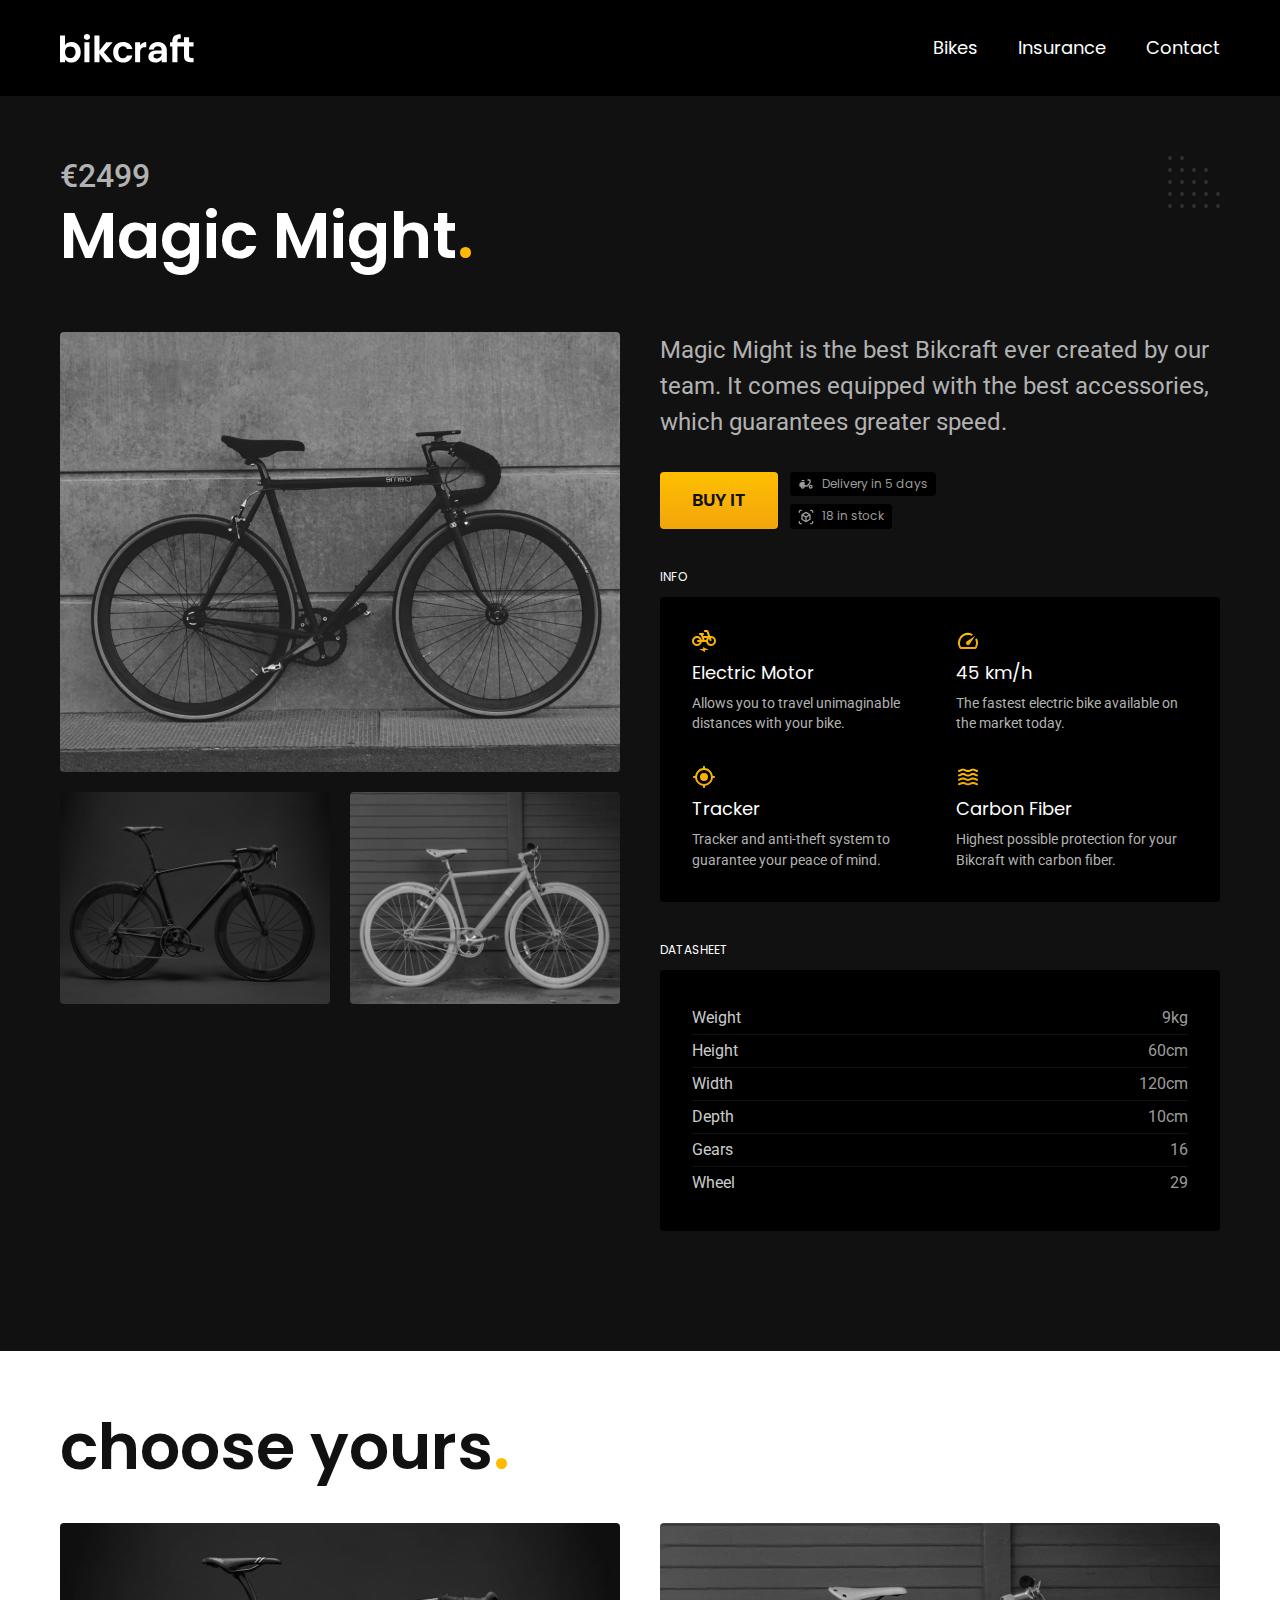
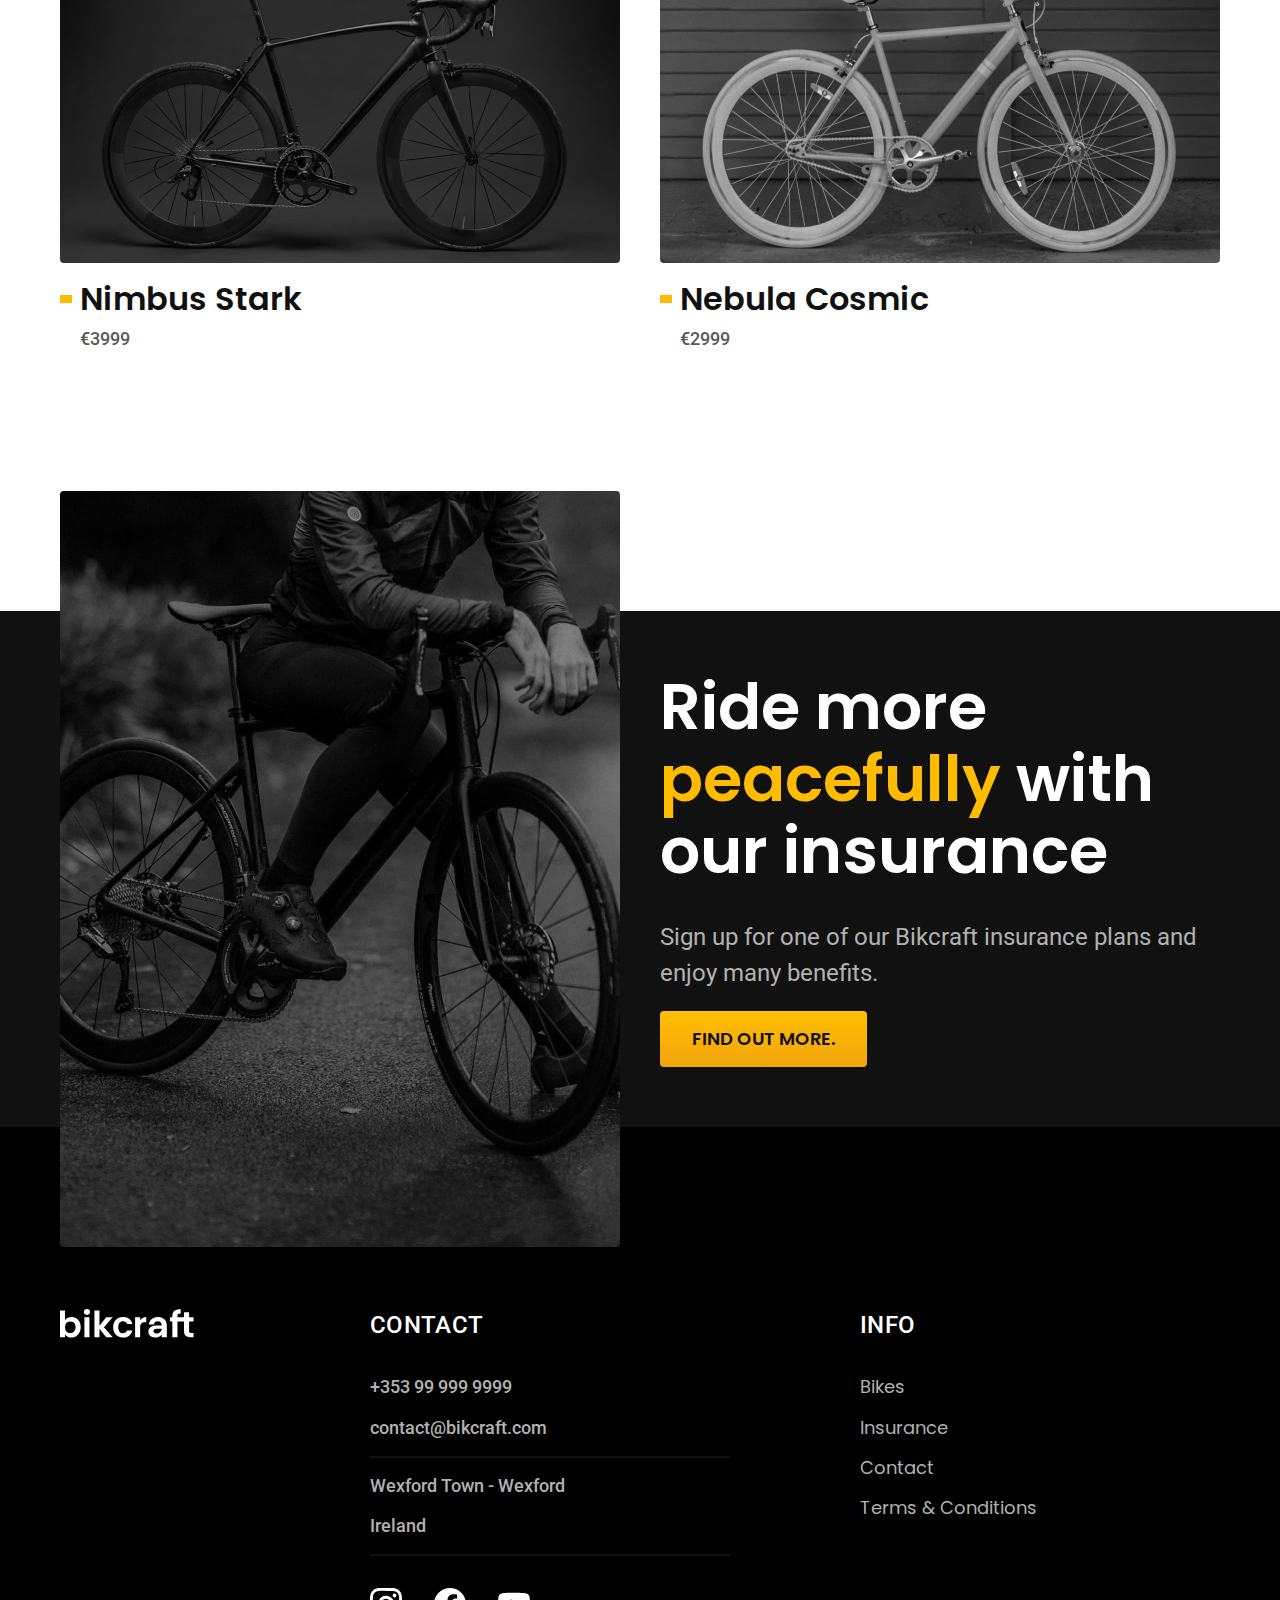
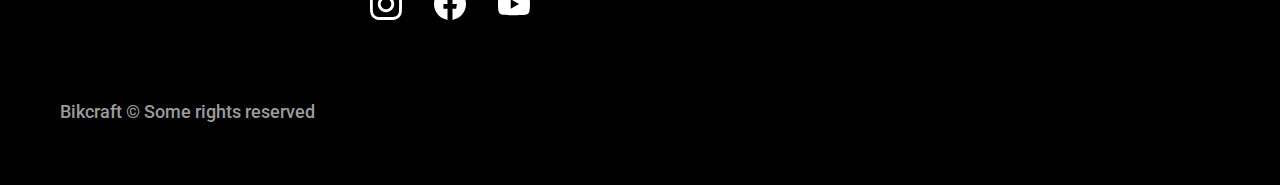
<file: bikes/magic.html>
<!DOCTYPE html>
<html lang="en">

<head>
  <meta charset="UTF-8">
  <meta http-equiv="X-UA-Compatible" content="IE=edge">
  <meta name="viewport" content="width=device-width, initial-scale=1.0">
  <meta name="description" content="Terms & Conditions">

  <title>Magic | Bikcraft</title>

  <link rel="icon" href="../favicon.svg" type="image/svg+xml">
  <link rel="preload" href="../css/style.min.css" as="style">
  <link rel="stylesheet" href="../css/style.min.css">

  <script>document.documentElement.classList.add('js')</script>

</head>

<body id="bike">

  <!-------------------- HEADER -------------------->

  <header class="header-bg">
    <div class="header container">
      <a href="../">
        <img src="../img/bikcraft.svg" alt="Bikcraft">
      </a>

      <nav aria-label="primary">
        <ul class="header-menu font-1-m color-0">
          <li><a href="../bikes.html">Bikes</a></li>
          <li><a href="../insurance.html">Insurance</a></li>
          <li><a href="../contact.html">Contact</a></li>
        </ul>
      </nav>
    </div>
  </header>

  <!-------------------- BIKE -------------------->

  <main class="title-bg">
    <div>
      <div class="title container">
        <p class="font-2-xl color-5">€2499</p>
        <h1 class="font-1-xxl color-0">Magic Might<span class="color-p1">.</span></h1>
      </div>
    </div>

    <div class="bike container">
      <div class="bike-images">
        <img src="../img/bicicleta/nimbus2.jpg" alt="Magic Might bike">
        <img src="../img/bicicleta/nimbus1.jpg" alt="Nimbus Start bike">
        <img src="../img/bicicleta/nimbus3.jpg" alt="Nebula Cosmic bike">
      </div>
      <div class="bike-content">
        <p class="font-2-l color-5">Magic Might is the best Bikcraft ever created by our team. It comes equipped with the best accessories, which guarantees greater speed.</p>
        <div class="bike-buy">
          <a class="button" href="../budget.html?type=bikcraft&product=magic">Buy it</a>
          <span class="font-1-xs color-6"><img src="../img/icones/entrega.svg" alt="">Delivery in 5 days</span>
          <span class="font-1-xs color-6"><img src="../img/icones/estoque.svg" alt="">18 in stock</span>
        </div>

        <h2 class="font-1-xs color-0">Info</h2>
        <ul class="bike-info">
          <li>
            <img src="../img/icones/eletrica.svg" alt="">
            <h3 class="font-1-m color-0">Electric Motor</h3>
            <p class="font-2-xs color-5">Allows you to travel unimaginable distances with your bike.</p>
          </li>
          <li>
            <img src="../img/icones/velocidade.svg" alt="">
            <h3 class="font-1-m color-0">45 km/h</h3>
            <p class="font-2-xs color-5">The fastest electric bike available on the market today.</p>
          </li>
          <li>
            <img src="../img/icones/rastreador.svg" alt="">
            <h3 class="font-1-m color-0">Tracker</h3>
            <p class="font-2-xs color-5">Tracker and anti-theft system to guarantee your peace of mind.</p>
          </li>
          <li>
            <img src="../img/icones/carbono.svg" alt="">
            <h3 class="font-1-m color-0">Carbon Fiber</h3>
            <p class="font-2-xs color-5">Highest possible protection for your Bikcraft with carbon fiber.</p>
          </li>
        </ul>
        <h2 class="font-1-xs color-0">Datasheet</h2>
        <ul class="bike-data font-2-s color-4">
          <li>Weight <span>9kg</span></li>
          <li>Height <span>60cm</span></li>
          <li>Width <span>120cm</span></li>
          <li>Depth <span>10cm</span></li>
          <li>Gears <span>16</span></li>
          <li>Wheel <span>29</span></li>
        </ul>
      </div>
    </div>
  </main>

  <article class="bikes-list container">
    <h2 class="font-1-xxl">choose yours<span class="color-p1">.</span></h2>

    <ul>
      <li>
        <a href="./nimbus.html">
          <img src="../img/bicicletas/nimbus.jpg" alt="Black bike">
          <h3 class="font-1-xl">Nimbus Stark</h3>
          <span class="font-2-m color-8">€3999</span>
        </a>
      </li>
      <li>
        <a href="./nebula.html">
          <img src="../img/bicicletas/nebula.jpg" alt="Black bike">
          <h3 class="font-1-xl">Nebula Cosmic</h3>
          <span class="font-2-m color-8">€2999</span>
        </a>
      </li>
    </ul>
  </article>

  <article class="insurance-bike-bg">
    <div class="insurance-bike container">
      <div class="insurance-bike-img">
        <img src="../img/fotos/seguros.jpg" alt="Person standing on top of a bicycle">
      </div>
      <div class="insurance-bike-content">
        <h2 class="font-1-xxl color-0">Ride more <span class="color-p1">peacefully</span> with our insurance</h2>
        <p class="font-2-l color-5">Sign up for one of our Bikcraft insurance plans and enjoy many benefits.</p>
        <a class="button" href="../insurance.html">Find out more.</a>
      </div>
    </div>
  </article>


  <!-------------------- FOOTER -------------------->

  <footer class="footer-bg">
    <div class="footer container">
      <img src="../img/bikcraft.svg" alt="">
      <div class="footer-contact">
        <h3 class="font-2-l-b color-0">Contact</h3>
        <ul class="font-2-m color-5">
          <li><a href="tel:+353999999999">+353 99 999 9999</a></li>
          <li><a href="mailto:contact@bikcraft.com">contact@bikcraft.com</a></li>
          <li>Wexford Town - Wexford</li>
          <li>Ireland</li>
        </ul>
        <div class="footer-social">
          <a href="../">
            <img src="../img/redes/instagram.svg" alt="Instagram">
          </a>
          <a href="../">
            <img src="../img/redes/facebook.svg" alt="Facebook">
          </a>
          <a href="../">
            <img src="../img/redes/youtube.svg" alt="Youtube">
          </a>
        </div>
      </div>
      <div class="footer-info">
        <h3 class="font-2-l-b color-0">Info</h3>
        <nav>
          <ul class="font-1-m color-5">
            <li><a href="../bikes.html">Bikes</a></li>
            <li><a href="../insurance.html">Insurance</a></li>
            <li><a href="../contact.html">Contact</a></li>
            <li><a href="../terms.html">Terms & Conditions</a></li>
          </ul>
        </nav>
      </div>
      <p class="footer-copy font-2-m color-6">Bikcraft © Some rights reserved</p>
    </div>
  </footer>

  <script src="../js/script.js"></script>
</body>

</html>
</file>
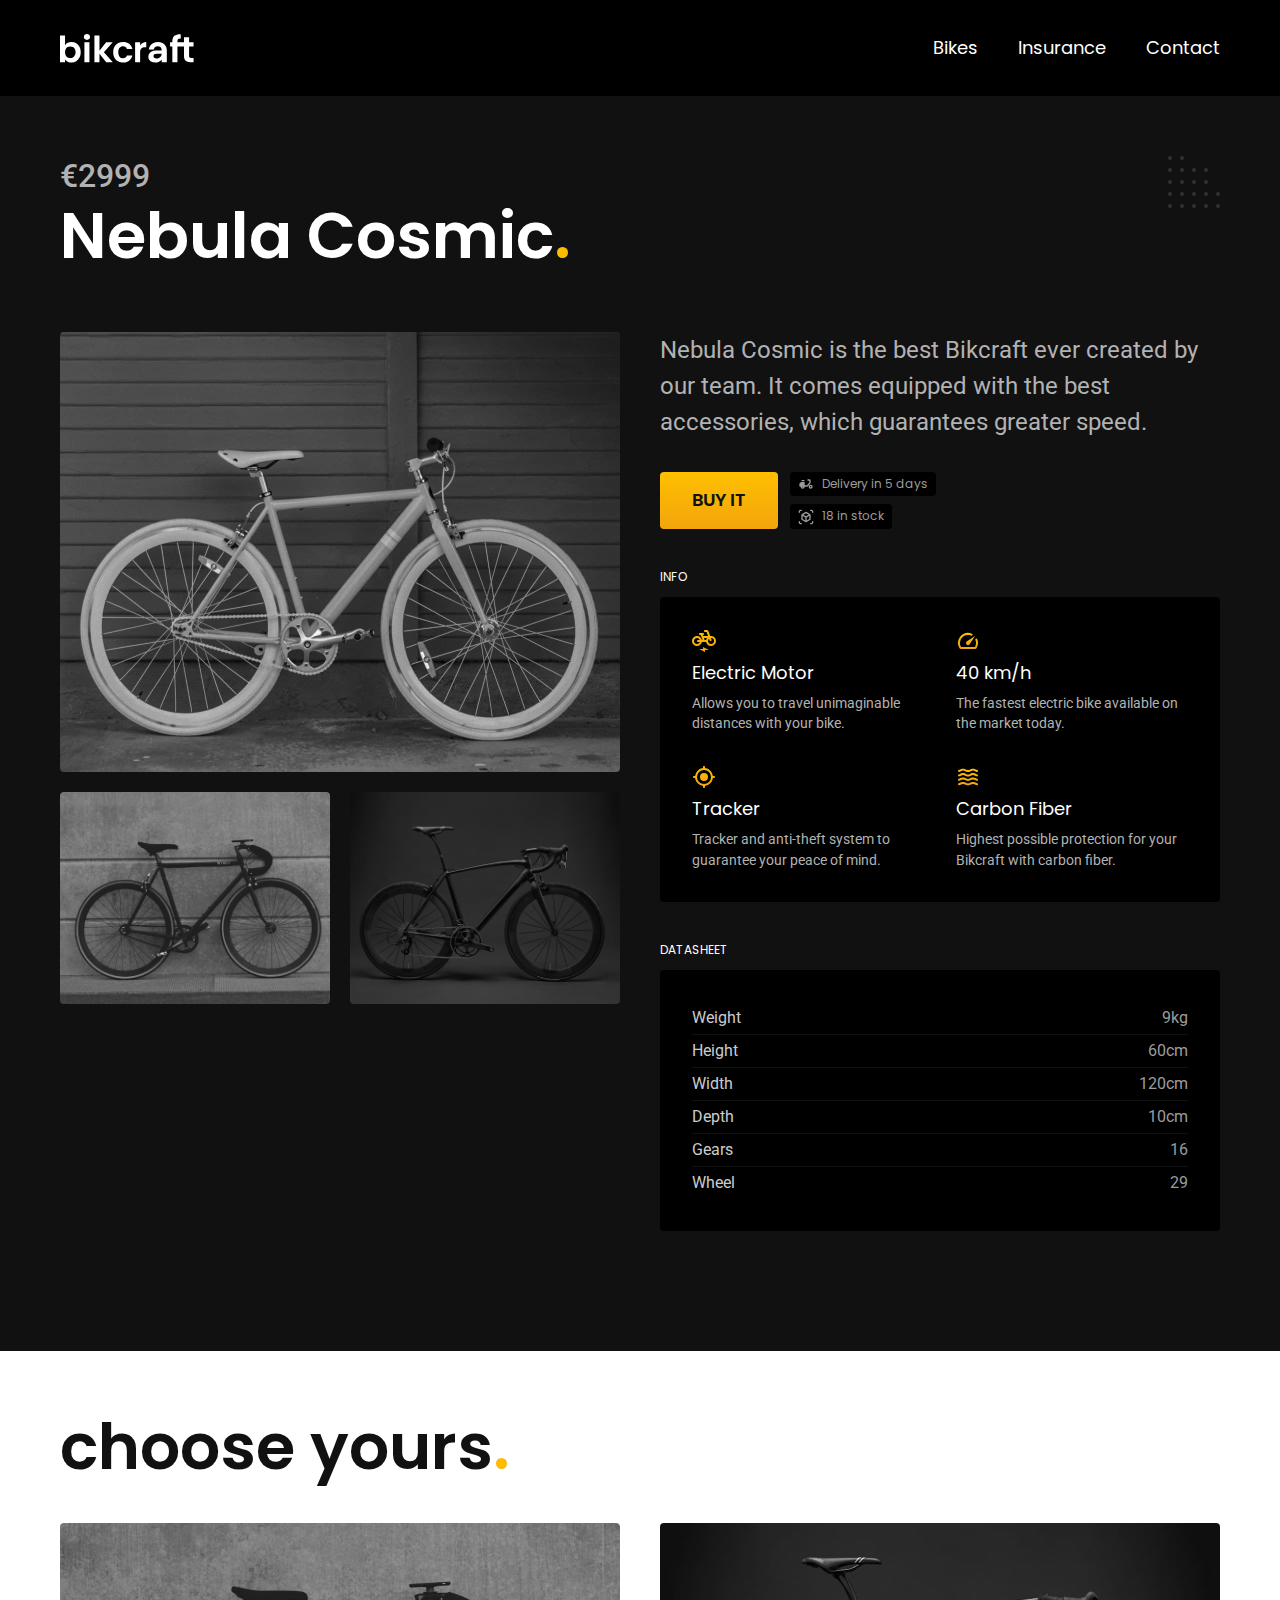
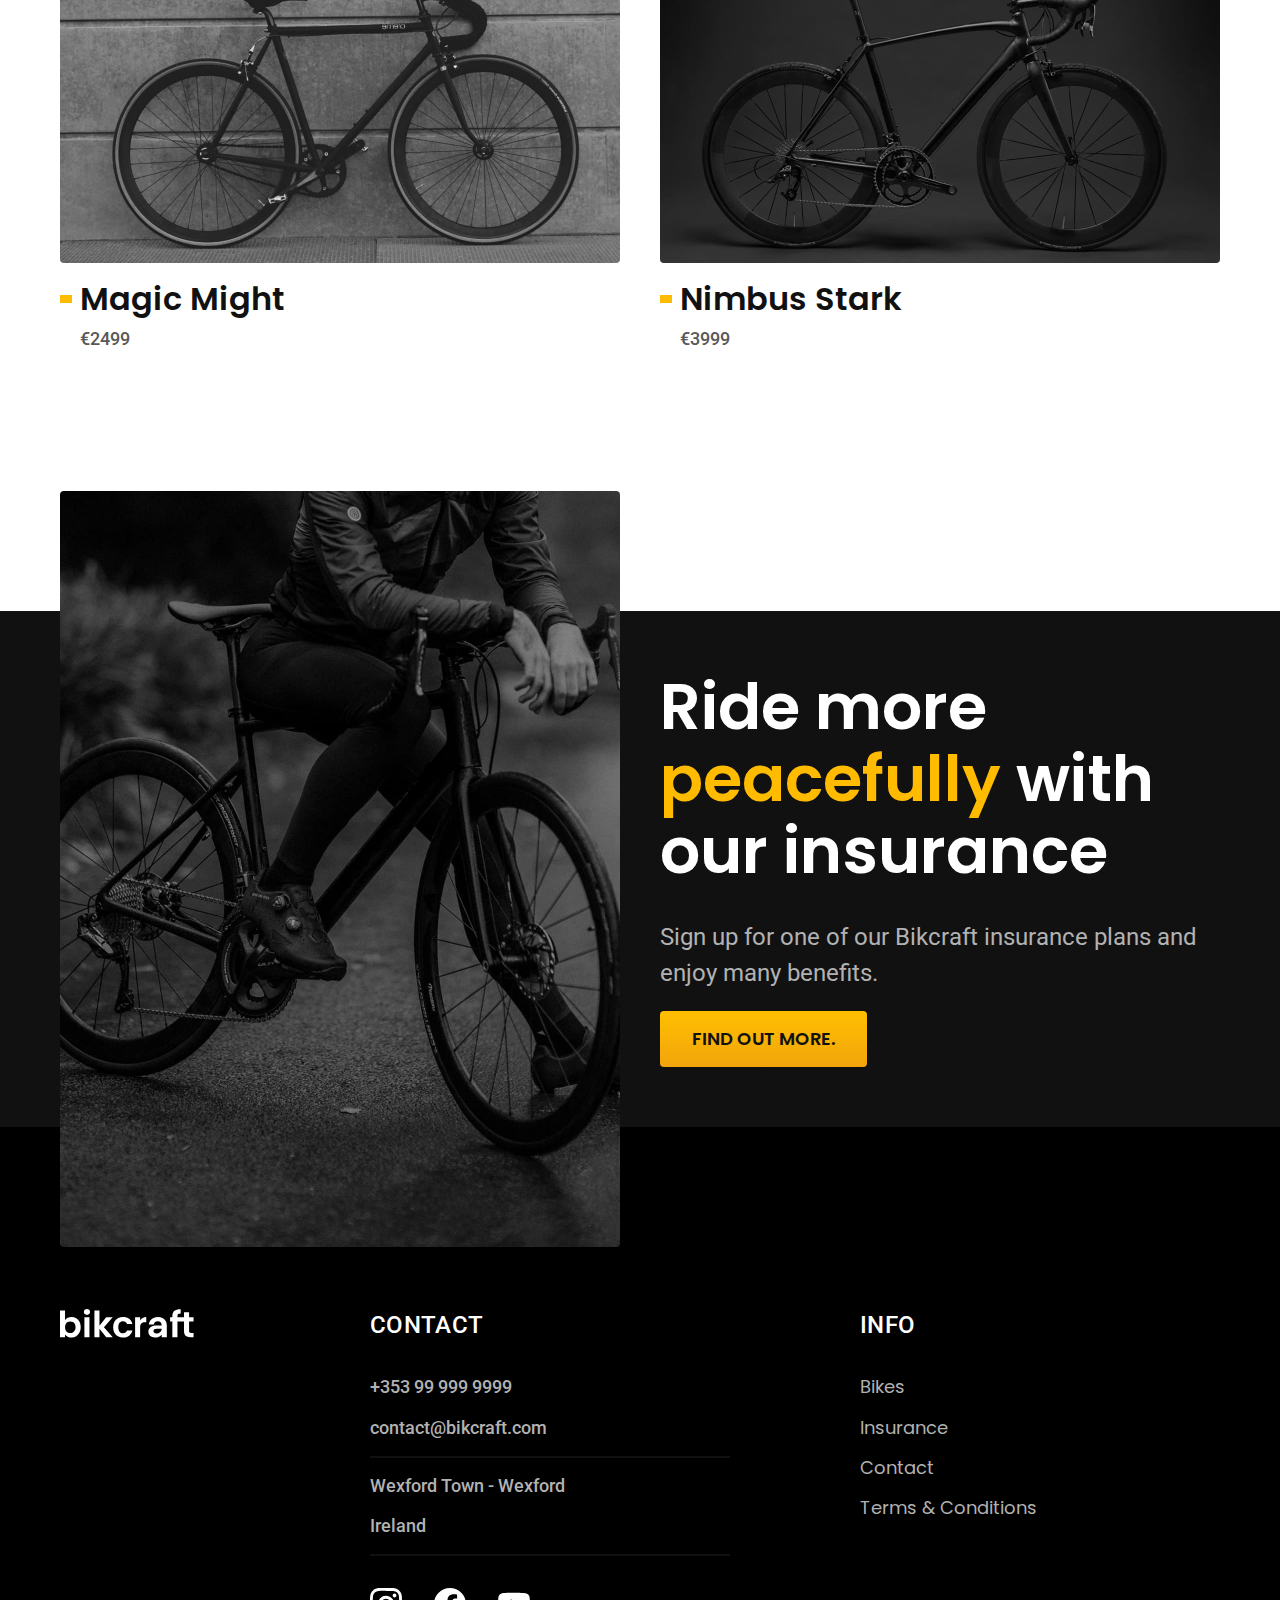
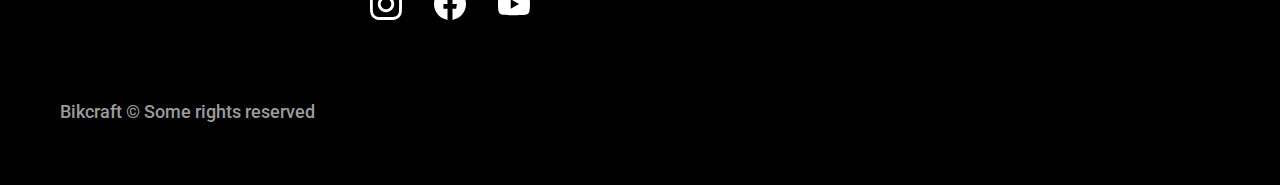
<file: bikes/nebula.html>
<!DOCTYPE html>
<html lang="en">

<head>
  <meta charset="UTF-8">
  <meta http-equiv="X-UA-Compatible" content="IE=edge">
  <meta name="viewport" content="width=device-width, initial-scale=1.0">
  <meta name="description" content="Terms & Conditions">

  <title>Nebula | Bikcraft</title>

  <link rel="icon" href="../favicon.svg" type="image/svg+xml">
  <link rel="preload" href="../css/style.min.css" as="style">
  <link rel="stylesheet" href="../css/style.min.css">

  <script>document.documentElement.classList.add('js')</script>

</head>

<body id="bike">

  <!-------------------- HEADER -------------------->

  <header class="header-bg">
    <div class="header container">
      <a href="../">
        <img src="../img/bikcraft.svg" alt="Bikcraft">
      </a>

      <nav aria-label="primary">
        <ul class="header-menu font-1-m color-0">
          <li><a href="../bikes.html">Bikes</a></li>
          <li><a href="../insurance.html">Insurance</a></li>
          <li><a href="../contact.html">Contact</a></li>
        </ul>
      </nav>
    </div>
  </header>

  <!-------------------- BIKE -------------------->

  <main class="title-bg">
    <div>
      <div class="title container">
        <p class="font-2-xl color-5">€2999</p>
        <h1 class="font-1-xxl color-0">Nebula Cosmic<span class="color-p1">.</span></h1>
      </div>
    </div>

    <div class="bike container">
      <div class="bike-images">
        <img src="../img/bicicleta/nimbus3.jpg" alt="Nebula Cosmic bike">
        <img src="../img/bicicleta/nimbus2.jpg" alt="Magic Might bike">
        <img src="../img/bicicleta/nimbus1.jpg" alt="Nimbus Stark bike">
      </div>
      <div class="bike-content">
        <p class="font-2-l color-5">Nebula Cosmic is the best Bikcraft ever created by our team. It comes equipped with the best accessories, which guarantees greater speed.</p>
        <div class="bike-buy">
          <a class="button" href="../budget.html?type=bikcraft&product=nebula">Buy it</a>
          <span class="font-1-xs color-6"><img src="../img/icones/entrega.svg" alt="">Delivery in 5 days</span>
          <span class="font-1-xs color-6"><img src="../img/icones/estoque.svg" alt="">18 in stock</span>
        </div>

        <h2 class="font-1-xs color-0">Info</h2>
        <ul class="bike-info">
          <li>
            <img src="../img/icones/eletrica.svg" alt="">
            <h3 class="font-1-m color-0">Electric Motor</h3>
            <p class="font-2-xs color-5">Allows you to travel unimaginable distances with your bike.</p>
          </li>
          <li>
            <img src="../img/icones/velocidade.svg" alt="">
            <h3 class="font-1-m color-0">40 km/h</h3>
            <p class="font-2-xs color-5">The fastest electric bike available on the market today.</p>
          </li>
          <li>
            <img src="../img/icones/rastreador.svg" alt="">
            <h3 class="font-1-m color-0">Tracker</h3>
            <p class="font-2-xs color-5">Tracker and anti-theft system to guarantee your peace of mind.</p>
          </li>
          <li>
            <img src="../img/icones/carbono.svg" alt="">
            <h3 class="font-1-m color-0">Carbon Fiber</h3>
            <p class="font-2-xs color-5">Highest possible protection for your Bikcraft with carbon fiber.</p>
          </li>
        </ul>
        <h2 class="font-1-xs color-0">Datasheet</h2>
        <ul class="bike-data font-2-s color-4">
          <li>Weight <span>9kg</span></li>
          <li>Height <span>60cm</span></li>
          <li>Width <span>120cm</span></li>
          <li>Depth <span>10cm</span></li>
          <li>Gears <span>16</span></li>
          <li>Wheel <span>29</span></li>
        </ul>
      </div>
    </div>
  </main>

  <article class="bikes-list container">
    <h2 class="font-1-xxl">choose yours<span class="color-p1">.</span></h2>

    <ul>
      <li>
        <a href="./magic.html">
          <img src="../img/bicicletas/magic.jpg" alt="Black bike">
          <h3 class="font-1-xl">Magic Might</h3>
          <span class="font-2-m color-8">€2499</span>
        </a>
      </li>
      <li>
        <a href="./nimbus.html">
          <img src="../img/bicicletas/nimbus.jpg" alt="Black bike">
          <h3 class="font-1-xl">Nimbus Stark</h3>
          <span class="font-2-m color-8">€3999</span>
        </a>
      </li>
    </ul>
  </article>

  <article class="insurance-bike-bg">
    <div class="insurance-bike container">
      <div class="insurance-bike-img">
        <img src="../img/fotos/seguros.jpg" alt="Person standing on top of a bicycle">
      </div>
      <div class="insurance-bike-content">
        <h2 class="font-1-xxl color-0">Ride more <span class="color-p1">peacefully</span> with our insurance</h2>
        <p class="font-2-l color-5">Sign up for one of our Bikcraft insurance plans and enjoy many benefits.</p>
        <a class="button" href="../insurance.html">Find out more.</a>
      </div>
    </div>
  </article>


  <!-------------------- FOOTER -------------------->

  <footer class="footer-bg">
    <div class="footer container">
      <img src="../img/bikcraft.svg" alt="">
      <div class="footer-contact">
        <h3 class="font-2-l-b color-0">Contact</h3>
        <ul class="font-2-m color-5">
          <li><a href="tel:+353999999999">+353 99 999 9999</a></li>
          <li><a href="mailto:contact@bikcraft.com">contact@bikcraft.com</a></li>
          <li>Wexford Town - Wexford</li>
          <li>Ireland</li>
        </ul>
        <div class="footer-social">
          <a href="../">
            <img src="../img/redes/instagram.svg" alt="Instagram">
          </a>
          <a href="../">
            <img src="../img/redes/facebook.svg" alt="Facebook">
          </a>
          <a href="../">
            <img src="../img/redes/youtube.svg" alt="Youtube">
          </a>
        </div>
      </div>
      <div class="footer-info">
        <h3 class="font-2-l-b color-0">Info</h3>
        <nav>
          <ul class="font-1-m color-5">
            <li><a href="../bikes.html">Bikes</a></li>
            <li><a href="../insurance.html">Insurance</a></li>
            <li><a href="../contact.html">Contact</a></li>
            <li><a href="../terms.html">Terms & Conditions</a></li>
          </ul>
        </nav>
      </div>
      <p class="footer-copy font-2-m color-6">Bikcraft © Some rights reserved</p>
    </div>
  </footer>

  <script src="../js/script.js"></script>
</body>

</html>
</file>
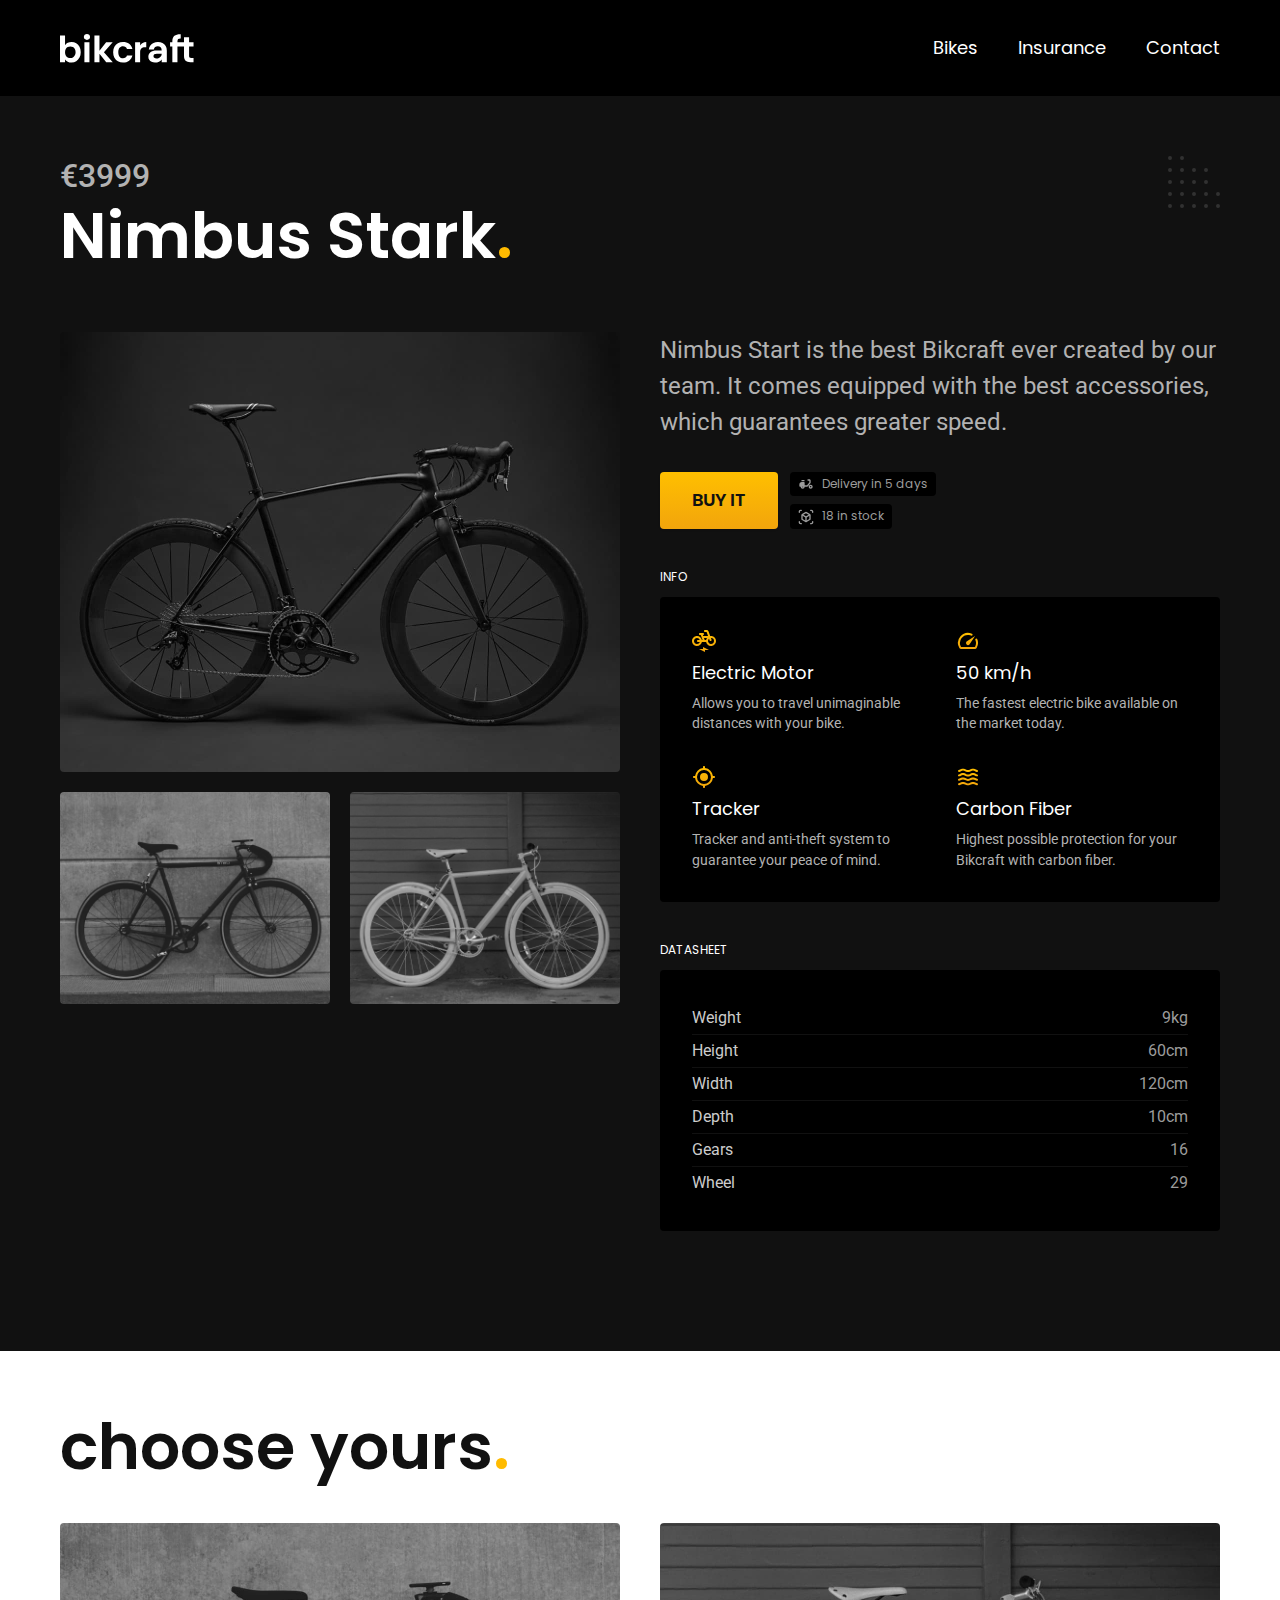
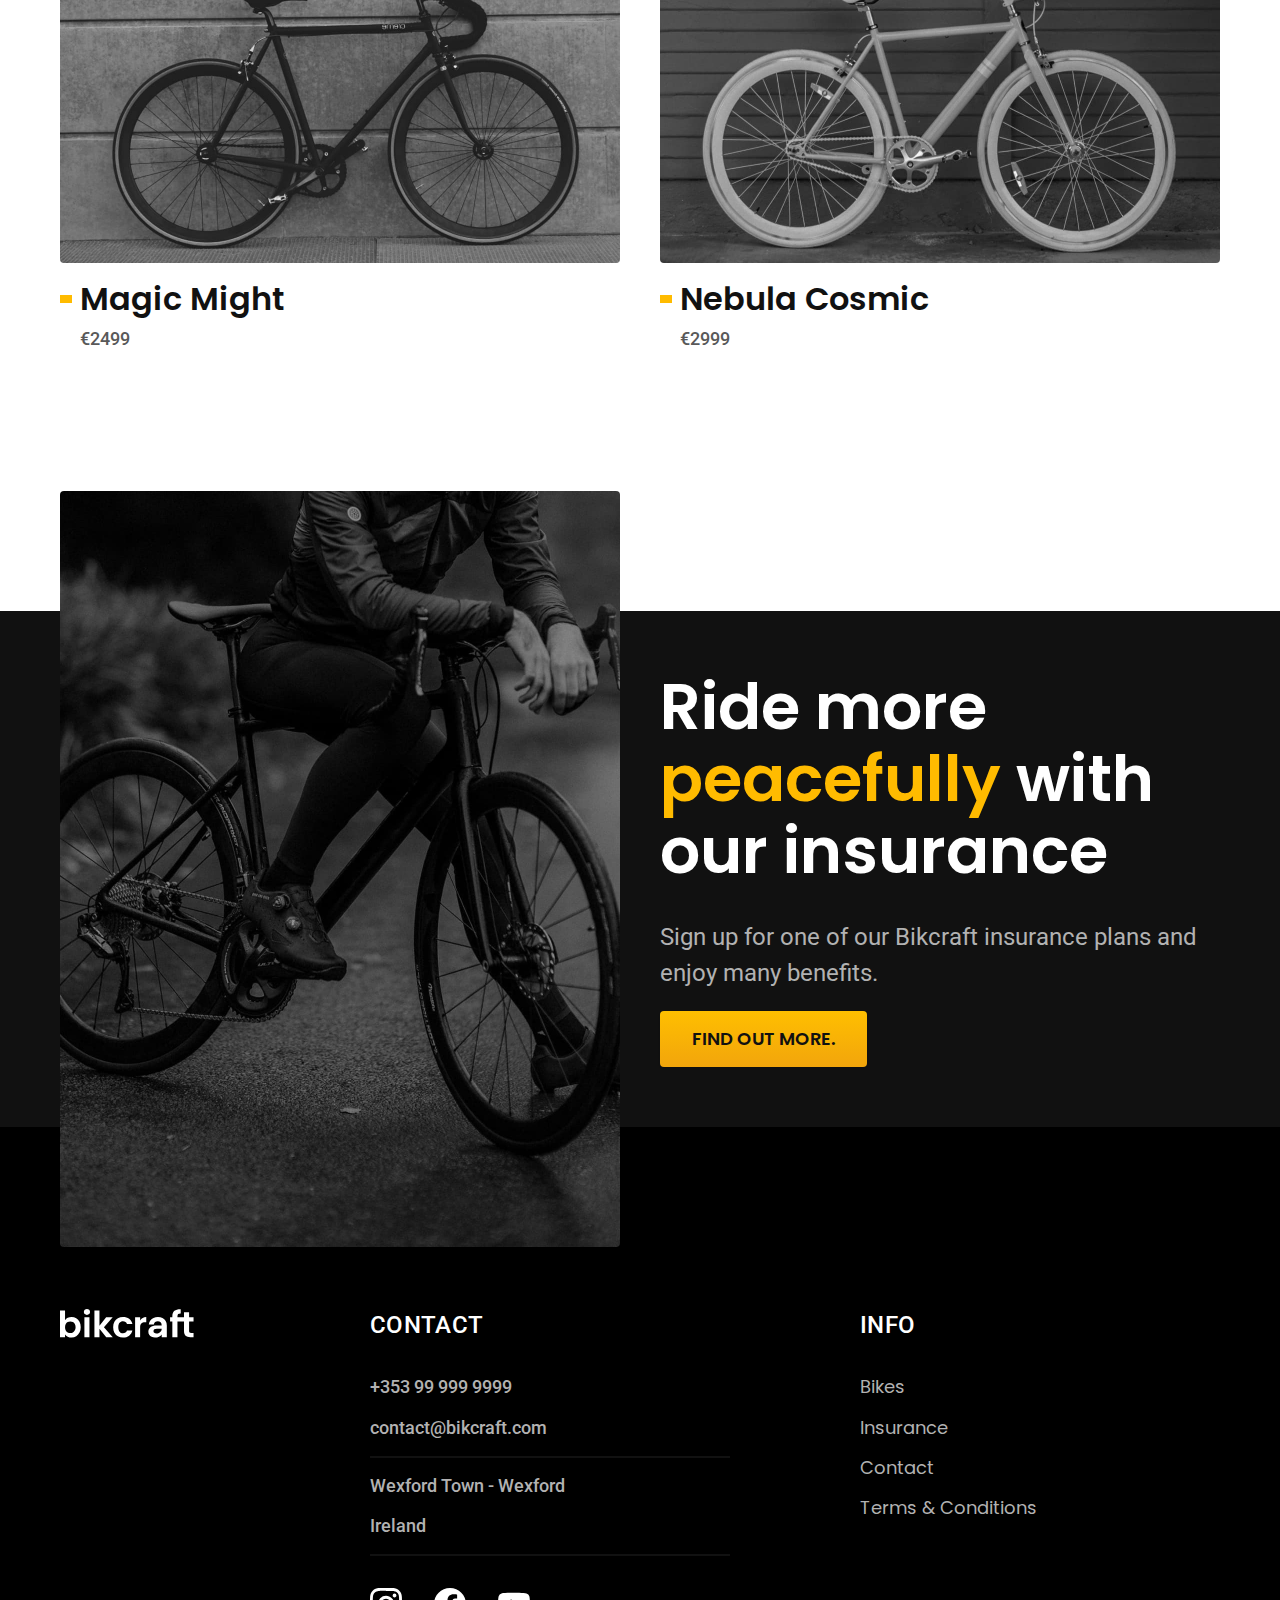
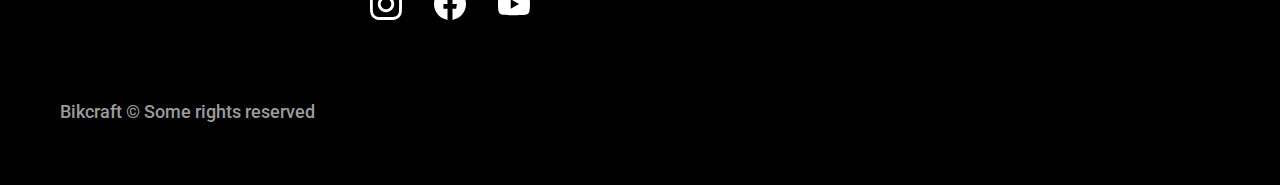
<file: bikes/nimbus.html>
<!DOCTYPE html>
<html lang="en">

<head>
  <meta charset="UTF-8">
  <meta http-equiv="X-UA-Compatible" content="IE=edge">
  <meta name="viewport" content="width=device-width, initial-scale=1.0">
  <meta name="description" content="Terms & Conditions">

  <title>Nimbus | Bikcraft</title>

  <link rel="icon" href="../favicon.svg" type="image/svg+xml">
  <link rel="preload" href="../css/style.min.css" as="style">
  <link rel="stylesheet" href="../css/style.min.css">

  <script>document.documentElement.classList.add('js')</script>

</head>

<body id="bike">

  <!-------------------- HEADER -------------------->

  <header class="header-bg">
    <div class="header container">
      <a href="../">
        <img src="../img/bikcraft.svg" alt="Bikcraft">
      </a>

      <nav aria-label="primary">
        <ul class="header-menu font-1-m color-0">
          <li><a href="../bikes.html">Bikes</a></li>
          <li><a href="../insurance.html">Insurance</a></li>
          <li><a href="../contact.html">Contact</a></li>
        </ul>
      </nav>
    </div>
  </header>

  <!-------------------- BIKE -------------------->

  <main class="title-bg">
    <div>
      <div class="title container">
        <p class="font-2-xl color-5">€3999</p>
        <h1 class="font-1-xxl color-0">Nimbus Stark<span class="color-p1">.</span></h1>
      </div>
    </div>

    <div class="bike container">
      <div class="bike-images">
        <img src="../img/bicicleta/nimbus1.jpg" alt="Nimnus stark bike">
        <img src="../img/bicicleta/nimbus2.jpg" alt="Magic Might bike">
        <img src="../img/bicicleta/nimbus3.jpg" alt="Nebula Cosmic bike">
      </div>
      <div class="bike-content">
        <p class="font-2-l color-5">Nimbus Start is the best Bikcraft ever created by our team. It comes equipped with the best accessories, which guarantees greater speed.</p>
        <div class="bike-buy">
          <a class="button" href="../budget.html?type=bikcraft&product=nimbus">Buy it</a>
          <span class="font-1-xs color-6"><img src="../img/icones/entrega.svg" alt="">Delivery in 5 days</span>
          <span class="font-1-xs color-6"><img src="../img/icones/estoque.svg" alt="">18 in stock</span>
        </div>

        <h2 class="font-1-xs color-0">Info</h2>
        <ul class="bike-info">
          <li>
            <img src="../img/icones/eletrica.svg" alt="">
            <h3 class="font-1-m color-0">Electric Motor</h3>
            <p class="font-2-xs color-5">Allows you to travel unimaginable distances with your bike.</p>
          </li>
          <li>
            <img src="../img/icones/velocidade.svg" alt="">
            <h3 class="font-1-m color-0">50 km/h</h3>
            <p class="font-2-xs color-5">The fastest electric bike available on the market today.</p>
          </li>
          <li>
            <img src="../img/icones/rastreador.svg" alt="">
            <h3 class="font-1-m color-0">Tracker</h3>
            <p class="font-2-xs color-5">Tracker and anti-theft system to guarantee your peace of mind.</p>
          </li>
          <li>
            <img src="../img/icones/carbono.svg" alt="">
            <h3 class="font-1-m color-0">Carbon Fiber</h3>
            <p class="font-2-xs color-5">Highest possible protection for your Bikcraft with carbon fiber.</p>
          </li>
        </ul>
        <h2 class="font-1-xs color-0">Datasheet</h2>
        <ul class="bike-data font-2-s color-4">
          <li>Weight <span>9kg</span></li>
          <li>Height <span>60cm</span></li>
          <li>Width <span>120cm</span></li>
          <li>Depth <span>10cm</span></li>
          <li>Gears <span>16</span></li>
          <li>Wheel <span>29</span></li>
        </ul>
      </div>
    </div>
  </main>

  <article class="bikes-list container">
    <h2 class="font-1-xxl">choose yours<span class="color-p1">.</span></h2>

    <ul>
      <li>
        <a href="./magic.html">
          <img src="../img/bicicletas/magic.jpg" alt="Black bike">
          <h3 class="font-1-xl">Magic Might</h3>
          <span class="font-2-m color-8">€2499</span>
        </a>
      </li>
      <li>
        <a href="./nebula.html">
          <img src="../img/bicicletas/nebula.jpg" alt="Black bike">
          <h3 class="font-1-xl">Nebula Cosmic</h3>
          <span class="font-2-m color-8">€2999</span>
        </a>
      </li>
    </ul>
  </article>

  <article class="insurance-bike-bg">
    <div class="insurance-bike container">
      <div class="insurance-bike-img">
        <img src="../img/fotos/seguros.jpg" alt="Person standing on top of a bicycle">
      </div>
      <div class="insurance-bike-content">
        <h2 class="font-1-xxl color-0">Ride more <span class="color-p1">peacefully</span> with our insurance</h2>
        <p class="font-2-l color-5">Sign up for one of our Bikcraft insurance plans and enjoy many benefits.</p>
        <a class="button" href="../insurance.html">Find out more.</a>
      </div>
    </div>
  </article>


  <!-------------------- FOOTER -------------------->

  <footer class="footer-bg">
    <div class="footer container">
      <img src="../img/bikcraft.svg" alt="">
      <div class="footer-contact">
        <h3 class="font-2-l-b color-0">Contact</h3>
        <ul class="font-2-m color-5">
          <li><a href="tel:+353999999999">+353 99 999 9999</a></li>
          <li><a href="mailto:contact@bikcraft.com">contact@bikcraft.com</a></li>
          <li>Wexford Town - Wexford</li>
          <li>Ireland</li>
        </ul>
        <div class="footer-social">
          <a href="../">
            <img src="../img/redes/instagram.svg" alt="Instagram">
          </a>
          <a href="../">
            <img src="../img/redes/facebook.svg" alt="Facebook">
          </a>
          <a href="../">
            <img src="../img/redes/youtube.svg" alt="Youtube">
          </a>
        </div>
      </div>
      <div class="footer-info">
        <h3 class="font-2-l-b color-0">Info</h3>
        <nav>
          <ul class="font-1-m color-5">
            <li><a href="../bikes.html">Bikes</a></li>
            <li><a href="../insurance.html">Insurance</a></li>
            <li><a href="../contact.html">Contact</a></li>
            <li><a href="../terms.html">Terms & Conditions</a></li>
          </ul>
        </nav>
      </div>
      <p class="footer-copy font-2-m color-6">Bikcraft © Some rights reserved</p>
    </div>
  </footer>

  <script src="../js/script.js"></script>
</body>

</html>
</file>
<file: css/style.min.css>
@import url(https://fonts.googleapis.com/css2?family=Poppins:wght@400;600&family=Roboto:wght@400;500&display=swap);@import url(https://fonts.googleapis.com/css2?family=Merriweather:ital,wght@1,900&display=swap);body{margin:0;font-family:Arial,Helvetica,sans-serif;color:#111}blockquote,dd,h1,h2,h3,h4,p,ul{margin:0}ul{padding:0;list-style:none}a{text-decoration:none;color:inherit}img{display:block;max-width:100%;height:auto}img[src$='.jpg']{border-radius:4px}.header-bg{background:var(--color-12)}.header{display:flex;flex-wrap:wrap;gap:20px;justify-content:space-between;align-items:center;padding:20px 0}.header-menu{display:flex;flex-wrap:wrap;gap:40px}.header-menu a{display:inline-block;padding:16px 0;position:relative}.header-menu a::after{content:'';display:block;height:2px;width:0;background:var(--color-0);margin-top:4px;transition:.3s;position:absolute}.header-menu a.active::after,.header-menu a:hover::after{width:100%}@media (max-width:800px){.header-menu{gap:20px}.header-menu a{background:var(--color-11);padding:12px 16px;border-radius:4px}.header-menu a:hover{background-color:var(--color-10)}.header a::after{display:none}}@media (max-width:600px){.header-menu{gap:12px}.header-menu a{padding:8px 12px;font-size:14px}}.footer-bg{background-color:var(--color-12)}.footer{display:grid;grid-template-columns:3fr 5fr 4fr;gap:40px;padding-top:60px;padding-bottom:60px}.footer h3{margin-bottom:32px}.footer-contact ul{margin-bottom:32px}.footer-contact li:nth-child(2n):after{content:'';display:block;max-width:360px;height:2px;background:var(--color-11);margin-top:16px}.footer li{margin-bottom:16px}.footer-social{display:flex;gap:32px}.footer a:hover{color:var(--color-0)}.footer-copy{grid-column:1/-1;margin-top:40px}@media (max-width:800px){.footer>img{display:none}.footer{grid-template-columns:1fr 1fr}}@media (max-width:600px){.footer{grid-template-columns:1fr;gap:60px}.footer-copy{margin-top:0}}.font-1-xs{font:400 0.75rem/1.35 Poppins,sans-serif}.font-2-xs{font:400 0.875rem/1.43 Roboto,sans-serif}.font-1-s{font:400 1rem/1.5 Poppins,sans-serif}.font-2-s{font:400 1rem/1.5 Roboto,sans-serif}.font-1-m,.font-1-m-b{font:400 1.125rem/1.35 Poppins,sans-serif}.font-1-m-b{font-weight:600}.font-2-m{font:500 1.125rem/1.35 Roboto,sans-serif}.font-1-l{font:400 1.5rem/1.5 Poppins,sans-serif}.font-2-l,.font-2-l-b{font:400 1.5rem/1.5 Roboto,sans-serif}.font-2-l-b{font-weight:500;letter-spacing:.015em;text-transform:uppercase}.font-1-xl{font:600 2rem/1.25 Poppins,sans-serif}.font-2-xl{font:500 2rem/1.25 Roboto,sans-serif}.font-1-xxl{font:600 4rem/1.125 Poppins,sans-serif}@media (max-width:1200px){.font-1-xxl{font-size:3rem}.font-2-l,.font-2-l-b{font-size:1.125rem}}@media (max-width:800px){.font-1-xxl{font-size:2rem}.font-1-xl,.font-2-xl{font-size:1.5rem}}:root{--color-0:#ffffff;--color-1:#f7f7f7;--color-2:#ededed;--color-3:#dedede;--color-4:#cccccc;--color-5:#b2b2b2;--color-6:#9c9c9c;--color-7:#717171;--color-8:#595959;--color-9:#404040;--color-10:#2e2e2e;--color-11:#111111;--color-12:#000000;--color-p1:#ffbb00;--color-p2:#e4a30b;--color-p3:#a66f00;--color-p4:#664400;--color-p5:#332200}.color-0{color:var(--color-0)}.color-1{color:var(--color-1)}.color-2{color:var(--color-2)}.color-3{color:var(--color-3)}.color-4{color:var(--color-4)}.color-5{color:var(--color-5)}.color-6{color:var(--color-6)}.color-7{color:var(--color-7)}.color-8{color:var(--color-8)}.color-9{color:var(--color-9)}.color-10{color:var(--color-10)}.color-11{color:var(--color-11)}.color-12{color:var(--color-12)}.color-p1{color:var(--color-p1)}.color-p2{color:var(--color-p2)}.color-p3{color:var(--color-p3)}.color-p4{color:var(--color-p4)}.color-p5{color:var(--color-p5)}.container{box-sizing:border-box;max-width:1200px;padding-left:20px;padding-right:20px;margin-left:auto;margin-right:auto}.button{display:inline-block;padding:16px 32px;background:linear-gradient(#ffbf00,#f2a50c);border-radius:4px;box-shadow:0 1px 2px rgba(0,0,0,.1);text-transform:uppercase;color:var(color-p5);font:600 1.125rem/1.35 Poppins,sans-serif;max-width:max-content;border:none;cursor:pointer}.button:hover{background:linear-gradient(#ffb60d,#e59317)}.button.secondary{background:var(--color-10);color:var(--color-2)}.button.secondary:hover{background:var(--color-9)}.button.arrow{display:flex;align-items:center}.button.arrow:hover::after{transform:translateX(4px)}.button.arrow::after{display:inline-block;content:'';width:18px;height:10px;margin-left:12px;background:url('../img/icones/seta.svg');transition:transform .2s}.link{display:inline-block;color:var(--color-p1);font:500 1.5rem/1.5 Poppins,sans-serif;text-transform:uppercase}.link::after{display:block;width:100%;height:4px;content:'';background-color:currentColor}.link:hover{color:var(--color-0)}@media (max-width:800px){.button{padding:12px 16px;font-size:1rem}}.title-bg{background-color:var(--color-11);padding-top:60px;padding-bottom:60px}.title{background:url('../img/dec/top-right.svg') no-repeat top right 20px}.title p{margin-bottom:4px}@media (max-width:800px){.title-bg{padding-top:40px;padding-bottom:40px}.title p{font-size:1rem;text-transform:lowercase;font-weight:400}}.form{display:grid;grid-template-columns:1fr 1fr;gap:20px}.form label{display:block;font:400 1rem/1.5 Poppins,sans-serif;margin-bottom:4px}.form .col-2{grid-column:span 2}.form input[type=email],.form input[type=text],.form textarea{font:400 1rem/1.5 Roboto,sans-serif;background:var(--color-1);border:1px solid var(--color-2);padding:12px;border-radius:4px;width:100%;box-sizing:border-box}.form input[type=email]:focus,.form input[type=text]:focus,.form textarea:focus{outline:0;border-color:var(--color-p1);background:var(--color-0)}@media (max-width:600px){.form{grid-template-columns:1fr}.form .col-2{grid-column:1}}.js .fadeInDown{transform:translate3d(0,-20px,0)}.js .fadeInUp{transform:translate3d(0,20px,0)}.js .fadeInRight{transform:translate3d(700px,0,0)}.js .fadeInLeft{transform:translate3d(-700px,0,0)}.js [data-anime]{opacity:0}.js .anime{opacity:1;transform:none;transition:transform .8s,opacity .8s}.intro-bg{background:var(--color-12);box-shadow:inset 0 -120px var(--color-0)}.intro{display:grid;grid-template-columns:1fr 1fr;gap:0 40px;background:url('../img/dec/bottom-left.svg') no-repeat bottom 135px left 20px}.intro-content{align-self:end;padding-bottom:200px}.intro img{width:100%;height:100%;object-fit:cover;border-radius:4px}.intro h1{margin-bottom:32px}.intro p{margin-bottom:20px}@media (max-width:800px){.intro-bg{background:var(--color-11);padding-top:40px;box-shadow:inset 0 -60px var(--color-0)}.intro{grid-template-columns:1fr;gap:32px}.intro-content{padding-bottom:0}.intro h1{margin-bottom:16px}.intro img{height:300px;width:100%}}.technology-bg{background-color:var(--color-11);box-shadow:inset 0 80px var(--color-0),inset 0 -80px var(--color-0)}.technology{display:grid;grid-template-columns:1fr 1fr;gap:40px}.technology-img img{width:100%;height:100%;object-fit:cover;object-position:left}.technology-content{padding:160px 0}.technology-content>span{display:block;margin-bottom:20px}.technology-content h2{margin-bottom:32px}.technology-content>p{margin-bottom:20px}.technology-content a{margin-bottom:80px}.technology-benefit{display:flex;gap:40px}.technology-benefit h3{margin-bottom:8px;width:max-content}.technology-benefit img{width:24px;margin-bottom:8px}@media (max-width:800px){.technology-bg{box-shadow:initial}.technology{grid-template-columns:1fr}.technology-content{padding:60px 0}.technology-img{display:none}.technology a{margin-bottom:60px}}@media (max-width:600px){.technology-benefit{flex-direction:column}}.partners{padding:60px 0}.partners h2{margin-bottom:60px}.partners ul{display:grid;grid-template-columns:repeat(4,1fr);max-width:1400px;margin:0 auto;padding:0 20px}.partners li{display:flex;padding:32px;border-left:2px solid var(--color-2)}.partners img{margin:auto}.partners li:first-child,.partners li:nth-child(5){border-left:none}.partners li:nth-child(n+5){border-top:2px solid var(--color-2)}@media (max-width:800px){.partners{padding-bottom:60px}.partners li{padding:20px}.partners h2{margin-bottom:20px}.partners ul{grid-template-columns:repeat(2,1fr)}.partners li:nth-child(n+3){border-top:2px solid var(--color-2)}.partners li:nth-child(odd){border-left:none}}.testimony{display:grid;grid-template-columns:1fr 1fr;background-color:var(--color-p1);overflow:hidden}.testimony img{border-radius:0;width:100%;height:100%;object-fit:cover}.testimony-content{padding:40px 40px 80px 80px;align-self:end;background:url('../img/dec/bottom-right-p.svg') no-repeat bottom 40px right 40px}.testimony-content p{max-width:32ch;font-family:Merriweather,serif;font-style:italic;font-weight:900;margin-bottom:32px;position:relative}.testimony p::after,.testimony p::before{position:absolute;font-size:5rem;color:var(--color-p2)}.testimony p::before{content:'“';left:-50px;top:-20px}.testimony p::after{content:'”'}@media (min-width:1200px){.testimony img{max-height:520px}}@media (max-width:800px){.testimony{grid-template-columns:1fr;text-align:center}.testimony img{max-height:400px}.testimony-content{padding:40px 20px;justify-self:center;background:0 0}}.bikes-list{padding-top:60px;padding-bottom:120px}.bikes-list h2{margin-bottom:40px}#bike .bikes-list ul{padding:0 0 20px 0}.bikes-list ul{display:flex;gap:40px;padding:0 20px 20px 20px;max-width:1400px;margin:0 auto;overflow-x:auto}.bikes-list li{min-width:280px}.bikes-list a{display:block}.bikes-list img{margin-bottom:16px}.bikes-list h3{display:flex;align-items:center;margin-bottom:8px}.bikes-list h3::before{display:inline-block;content:'';background-color:var(--color-p1);height:8px;width:12px;margin-right:8px;transition:width .2s}.bikes-list a:hover h3::before{width:24px}.bikes-list li span{padding-left:20px}@media (max-width:800px){.bikes-list{padding-bottom:60px}.bikes-list ul{gap:20px}}.bikes-bg{background-image:linear-gradient(to right,var(--color-0) 30%,var(--color-11) 0)}.bikes{display:grid;grid-template-columns:1fr 1fr;gap:40px;padding-top:60px;padding-bottom:60px;background:url('../img/dec/top-right.svg') no-repeat top 40px right 20px}.bikes-img{display:grid}.bikes-img img{grid-area:1/1}.bikes-img span{grid-area:1/1;place-self:start end;margin-top:20px;display:inline-block;background:var(--color-12);padding:8px 16px 8px 8px;border-radius:4px 0 0 4px}.bikes-content{display:grid;grid-template-columns:1fr auto;align-content:start}.bikes h2,.bikes p{grid-column:1/-1}.bikes h2{margin-bottom:20px}.bikes h2::before{display:block;content:'';width:12px;height:8px;background-color:var(--color-p1);margin-bottom:8px}.bikes p{margin-bottom:32px}.bikes a{place-self:end;margin-right:20px}.bikes li{display:flex;align-items:center}.bikes li+li{margin-top:16px}.bikes-content img{width:24px;margin-right:8px}@media (max-width:800px){.bikes-bg{background:var(--color-11)}.bikes{grid-template-columns:1fr;gap:20px;padding-top:40px;padding-bottom:40px}}@media (max-width:600px){.bikes-content{grid-template-columns:1fr}.bikes ul{font-size:1rem;grid-template-columns:1fr 1fr;margin-bottom:32px}.bikes a{place-self:start}}.bike{display:grid;grid-template-columns:1fr 1fr;align-items:start;gap:40px;padding-top:60px;padding-bottom:60px}.bike-images{display:flex;flex-wrap:wrap;gap:20px}.bike-images img{flex:1;min-width:200px}.bike-images img:first-child{min-width:100%}.bike-content>p{margin-bottom:32px}.bike-buy{display:grid;grid-template-columns:max-content auto;align-items:center;justify-items:start;gap:8px 12px;margin-bottom:40px}.bike-buy a{grid-row:span 2}.bike-buy span{display:flex;align-items:center;background-color:var(--color-12);padding:4px 8px;border-radius:4px;gap:8px}.bike-content h2{text-transform:uppercase;letter-spacing:.015em;margin-bottom:12px}.bike-data,.bike-info{padding:32px;background-color:var(--color-12);border-radius:4px}.bike-info{margin-bottom:40px;display:grid;grid-template-columns:1fr 1fr;gap:32px}.bike-info img{width:24px;margin-bottom:8px}.bike-info h3{margin-bottom:8px}.bike-data li{padding:4px 0;display:flex;justify-content:space-between;border-bottom:1px solid var(--color-11)}.bike-data li:last-child{border-bottom:none}.bike-data span{color:var(--color-6)}@media (max-width:800px){.bike{grid-template-columns:1fr;padding-top:40px;padding-bottom:40px}.bike-images{grid-row:2}}@media (max-width:400px){.bike-info{grid-template-columns:1fr}}.insurance-bike-bg{background-color:var(--color-11);box-shadow:inset 0 120px var(--color-0),inset 0 -120px var(--color-12)}.insurance-bike{display:grid;grid-template-columns:1fr 1fr;gap:40px}.insurance-bike img{width:100%;height:100%;object-fit:cover}.insurance-bike-content{padding-top:180px;padding-bottom:180px}.insurance-bike h2{margin-bottom:32px}.insurance-bike p{margin-bottom:20px}@media (max-width:800px){.insurance-bike-bg{box-shadow:inset 0 -60px var(--color-12)}.insurance-bike{grid-template-columns:1fr}.insurance-bike-content{grid-row:1;padding-top:40px;padding-bottom:0}}.insurance-bg{background:var(--color-11)}.insurance{padding-top:60px;padding-bottom:60px;display:grid;grid-template-columns:1fr 1fr;gap:40px;align-items:center}#insurance .insurance{padding-top:0}.insurance h2{grid-column:1/-1}.insurance-item{display:grid;grid-template-columns:1fr auto;background-color:var(--color-12);padding:32px 32px 32px 60px;border-radius:4px}.insurance-item h3{margin-bottom:40px}.insurance-item span{grid-column:2;display:block;text-align:right}.insurance-item ul{grid-column:1/-1;margin-bottom:32px}.insurance-item li{display:flex;align-items:center;position:relative}.insurance-item li+li{margin-top:20px}.insurance-item li::before{content:'';display:inline-block;width:13px;height:9px;background-image:url('../img/icones/lista.svg');position:absolute;left:-21px}.insurance-item a{grid-column:1/-1}@media (max-width:800px){.insurance{grid-template-columns:1fr}}.benefits-bg{background:var(--color-12)}.benefits{padding-top:120px;padding-bottom:120px}.benefits h2{margin-bottom:60px}.benefits ul{display:grid;grid-template-columns:repeat(auto-fit,minmax(280px,max-content));gap:40px 80px;padding:0 10px}.benefits h3,.benefits img{margin-bottom:8px}@media (max-width:800px){.benefits{padding-top:60px;padding-bottom:60px}.benefits h2{margin-bottom:40px}.benefits ul{gap:20px}}.questions{padding-top:120px;padding-bottom:120px}.questions h2{margin-bottom:60px}.questions dl>div{padding:20px;border-radius:4px}.questions dl>div:nth-child(odd){background-color:var(--color-1)}.questions button{display:grid;grid-template-columns:auto 1fr auto;align-items:center;gap:8px;cursor:pointer;border:none;background:0 0;width:100%;text-align:left}.questions button::before{display:inline-block;content:'';width:12px;height:8px;background-color:var(--color-p1)}.questions button::after{display:inline-block;content:'';width:14px;height:6px;background:url(../img/icones/seta-abrir.svg);transition:.3s}.questions button:hover::after,.questions button[aria-expanded=true]::after{transform:rotate(180deg)}.js .questions dd{display:none}.js .questions dd.active{display:block}.questions dd{padding-left:20px;padding-top:16px;max-width:80ch}@media (max-width:800px){.questions{padding-top:60px;padding-bottom:60px}.questions h2{margin-bottom:40px}}#contact{background-image:linear-gradient(var(--color-11) 600px,var(--color-1) 0)}.contact{display:grid;grid-template-columns:5fr 7fr}.contact-data,.contact-form{padding:60px;box-shadow:0 1px 2px rgba(0,0,0,.1)}.contact-data{border-radius:5px 0 0 5px;background:var(--color-12) url('../img/dec/bottom-left.svg') no-repeat bottom 20px left 20px}.contact-form{border-radius:0 5px 5px 0;background:var(--color-0) url('../img/dec/bottom-right.svg') no-repeat bottom 20px right 20px}.contact-data h2{margin-bottom:60px}.contact-address{margin-bottom:32px;padding-left:28px;background:url('../img/icones/local.svg') no-repeat 0 2px}.contact-address p{margin-bottom:8px}.contact-ways a{display:block;max-width:max-content;margin-bottom:8px;padding-left:28px}.contact-ways a:hover{color:var(--color-0)}.contact-ways a:first-child{background:url('../img/icones/email.svg') no-repeat 0 2px}.contact-ways a:nth-child(2){margin-bottom:32px}.contact-ways a:nth-child(3){background:url('../img/icones/telefone.svg') no-repeat 0 2px;margin-bottom:60px}.contact-social{display:flex;gap:32px;padding-left:28px}@media (max-width:800px){.contact{grid-template-columns:1fr}.contact-data,.contact-form{padding:20px}.contact-data{border-radius:5px 5px 0 0;background:var(--color-12)}.contact-form{border-radius:0 0 5px 5px}.contact-data h2,.contact-ways a:nth-child(3){margin-bottom:32px}.contact-social{margin-bottom:12px}}.stores{display:grid;grid-template-columns:1fr 1fr;gap:0 40px;padding-top:120px;padding-bottom:120px}.stores h2{grid-column:1/-1;margin-bottom:60px}.stores img{border-radius:4px 4px 0 0}.stores-item{border-radius:4px;background:var(--color-0);box-shadow:0 1px 2px rgba(0,0,0,.1)}.stores-content{display:grid;grid-template-columns:1fr 1fr;gap:32px 16px;padding:32px}.stores-content h3,.stores-time{grid-column:1/-1}.stores-data{display:grid;gap:8px;border-left:2px solid var(--color-2);padding-left:12px}.stores-time{display:flex;align-items:center;gap:8px}@media (max-width:900px){.stores{gap:20px;grid-template-columns:1fr;padding-top:60px;padding-bottom:60px}.stores h2{margin-bottom:32px}}@media (max-width:500px){.stores-content{grid-template-columns:1fr}}#budget{background:linear-gradient(var(--color-11) 600px,var(--color-1) 0)}.budget{display:grid;grid-template-columns:5fr 7fr;padding-bottom:125px}.budget h2{text-transform:uppercase;position:relative;display:flex;align-items:center}.budget h2::before{display:inline-block;content:'';width:4px;height:8px;background-color:var(--color-p1);position:absolute;left:-12px}.budget-data,.budget-product{padding:60px;box-shadow:0 1px 2px rgba(0,0,0,.1)}.budget-product{border-radius:5px 0 0 5px;background:var(--color-12) url('../img/dec/bottom-left.svg') no-repeat bottom 20px left 20px;display:grid;grid-template-columns:1fr 1fr;align-content:start;gap:20px}.budget-product>*{grid-column:1/-1}.budget-product>label{grid-column:initial}.budget-product label{color:var(--color-4);background-color:var(--color-10);display:grid;grid-template-columns:auto 1fr auto;align-items:center;padding:12px 16px;border-radius:4px;font:400 1rem/1.5 Poppins,sans-serif;cursor:pointer}.budget-product label::before{display:inline-block;content:'';box-sizing:border-box;width:12px;height:12px;border:1px solid var(--color-6);border-radius:50%;margin-right:8px}.budget-product input:checked+label::before{border-color:var(--color-7);box-shadow:inset 0 0 0 3px var(--color-0),inset 0 0 0 6px var(--color-7)}.budget-product label:hover{background-color:var(--color-9)}.budget-product input:focus+label{box-shadow:0 0 0 2px var(--color-p1)}.budget-product label span{display:none}.budget-product input:checked+label span{display:inline-block}.budget-product input{opacity:0;position:absolute;pointer-events:none}.budget-product input:checked+label{background:var(--color-0);color:var(--color-11)}.budget-data{border-radius:0 5px 5px 0;background:var(--color-0) url('../img/dec/bottom-right.svg') no-repeat bottom 20px right 20px}.budget-content{display:none}.budget-content h2,.budget-data h2:nth-of-type(n+2){margin-top:20px}#bikcraft:checked~#budget-bikcraft,#insurance:checked~#budget-insurance{display:grid;gap:20px}.budget-details{display:none;background:var(--color-0);padding:20px;grid-template-columns:1fr 1fr;border-radius:4px;align-items:center}.budget-details li{display:flex;align-items:center;margin-bottom:8px}.budget-details li img{width:16px;margin-right:8px}.budget-product input:checked+label+.budget-details{display:grid}@media (max-width:1200px){.budget-data,.budget-product{padding:32px}}@media (max-width:800px){.budget{grid-template-columns:1fr}.budget-product{border-radius:5px 5px 0 0;background:var(--color-12)}.budget-data{border-radius:0 0 5px 5px}}@media (max-width:400px){.budget-product{grid-template-columns:1fr}}.terms{padding-top:80px;padding-bottom:80px}.terms h2{font-weight:600;margin-bottom:20px}.terms p{margin-bottom:24px;max-width:75ch}.terms p+h2{margin-top:40px}
</file>
